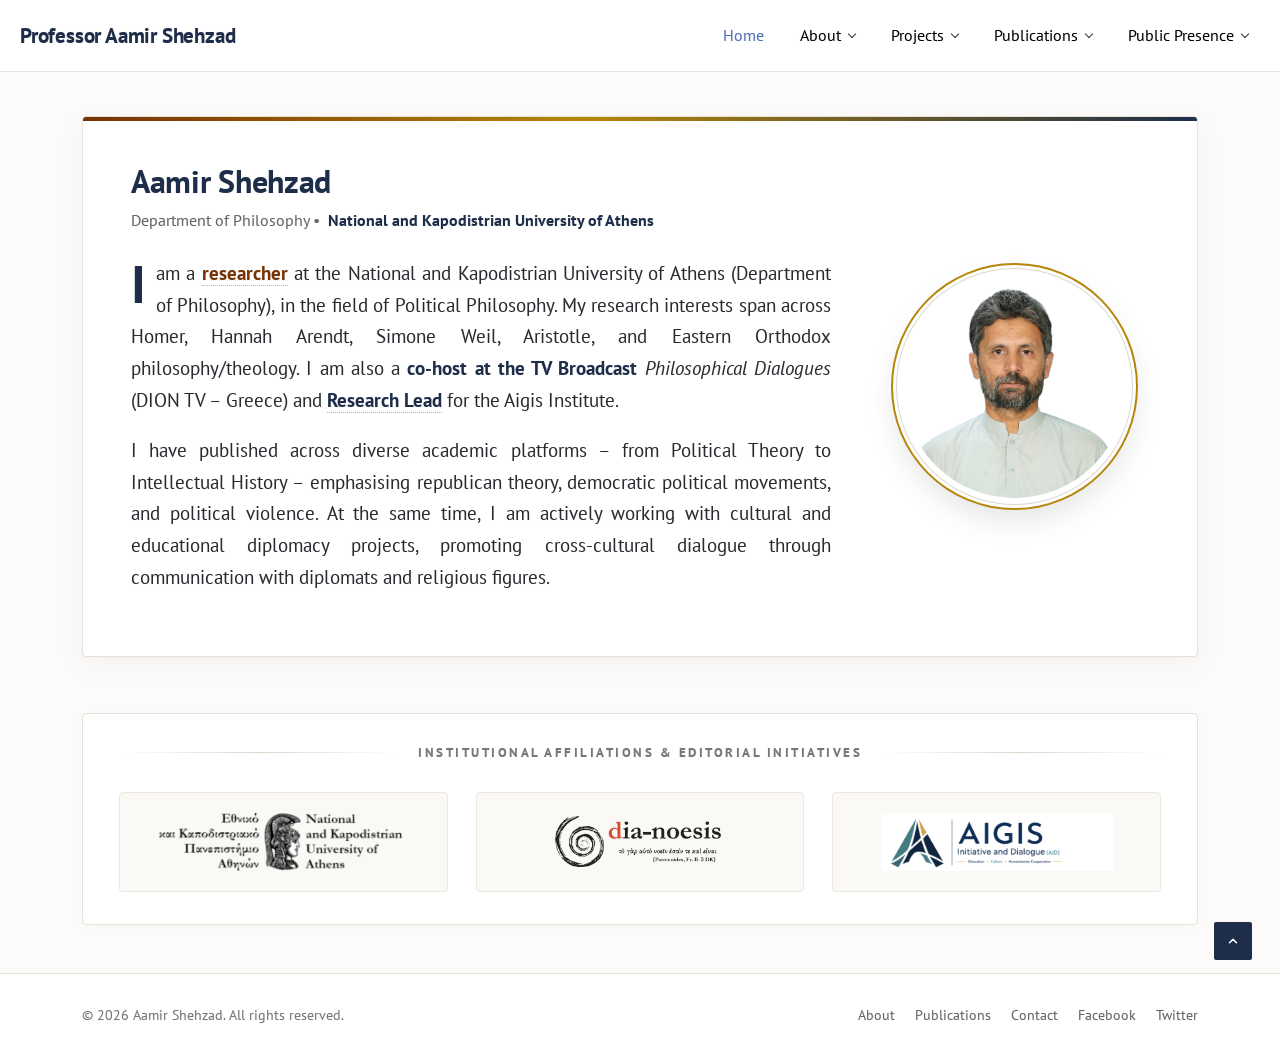
<file: index.html>
<!DOCTYPE html>
<html lang="en-US">

<head>
  <meta charset="UTF-8">
  <meta name="viewport" content="width=device-width, initial-scale=1">
  <title>Aamir Shehzad &mdash; Political Philosophy</title>
  <meta name="description"
    content="Aamir Shehzad, Researcher in Political Philosophy at the National and Kapodistrian University of Athens.">
  <link rel="preconnect" href="https://fonts.googleapis.com">
  <link rel="preconnect" href="https://fonts.gstatic.com" crossorigin>
  <link href="https://fonts.googleapis.com/css2?family=PT+Sans:ital,wght@0,400;0,700;1,400;1,700&display=swap"
    rel="stylesheet">
  <link rel="stylesheet" href="style.css">
</head>

<body>

  <!-- PRELOADER -->
  <div id="loader">
    <div class="spin"></div>
  </div>

  <!-- ══════════════════════════════════════════
     HEADER & NAVIGATION
══════════════════════════════════════════ -->
  <header id="masthead">
    <div class="hdr-inner">

      <!-- PROFESSOR NAME ONLY -->
      <a href="index.html" class="site-brand-link" rel="home">
        <span class="prof-name">Professor Aamir Shehzad</span>
      </a>

      <!-- MOBILE MENU TOGGLE -->
      <button class="mob-toggle" id="mob-toggle" aria-label="Toggle navigation">
        <span></span><span></span><span></span>
      </button>

      <!-- MAIN NAVIGATION -->
      <nav id="main-nav" role="navigation" aria-label="Primary menu">
        <ul class="nav-menu">
          <li class="current">
            <a href="index.html">Home</a>
          </li>
          <li class="has-children">
            <a href="bio.html">About <span class="nav-chevron"></span></a>
            <ul class="sub-menu">
              <li><a href="bio.html">Short Bio</a></li>
              <li><a href="https://theodosiadis.edu.gr/wp-content/uploads/2026/07/TheodosiadisCV-2.pdf" target="_blank"
                  rel="noopener">Full CV</a></li>
              <li><a href="contact.html">Contact</a></li>
              <li class="has-child">
                <a href="#">Social Media <span class="sub-chevron"></span></a>
                <ul class="sub-menu">
                  <li><a href="https://www.facebook.com/michae03/" target="_blank" rel="noopener">Facebook</a></li>
                  <li><a href="https://orcid.org/0000-0002-2961-3690" target="_blank" rel="noopener">Orcid</a></li>
                </ul>
              </li>
            </ul>
          </li>
          <li class="has-children">
            <a href="projects.html">Projects <span class="nav-chevron"></span></a>
            <ul class="sub-menu">
              <li><a href="https://ejournals.epublishing.ekt.gr/index.php/dianoesis" target="_blank"
                  rel="noopener">Dia-noesis: a Journal of Philosophy</a></li>
              <li class="has-child">
                <a href="projects.html">Research Plans <span class="sub-chevron"></span></a>
                <ul class="sub-menu">
                  <li><a href="projects.html#just-war">Perspectives on Just War theory (WIP) &ndash; Edited Volume</a>
                  </li>
                  <li><a href="projects.html#ethical-leadership">Ethical Leadership (WIP) &ndash; Edited Volume</a></li>
                  <li><a href="projects.html#simone-weil">Brill&rsquo;s Companion to Simone Weil&rsquo;s Reception of
                      Classical Antiquity (WIP) &ndash; Edited Companion</a></li>
                </ul>
              </li>
              <li><a href="projects.html#macerata">2026: Visiting Professor &ndash; Universit&agrave; degli Studi di
                  Macerata</a></li>
              <li><a href="projects.html#summer-course">Short Course (Greece): &ldquo;Ancient Perspectives &minus;
                  Modern Challenges&rdquo; (2022 &ndash; ongoing)</a></li>
              <li><a href="projects.html#diplomacy">International Development / Educational Diplomacy and Bridges 2021
                  &ndash; 2022 (KRI)</a></li>
              <li><a href="projects.html#phd">PhD Thesis (2021)</a></li>
            </ul>
          </li>
          <li class="has-children">
            <a href="publications.html">Publications <span class="nav-chevron"></span></a>
            <ul class="sub-menu">
              <li><a href="publications.html#monograph">Monograph: Ancient Greek Democracy and American Republicanism
                  (2025)</a></li>
              <li><a href="publications.html#articles">Selected Publications (articles)</a></li>
              <li><a href="https://en-uoa-gr.academia.edu/DrMichailTheodosiadis" target="_blank" rel="noopener">Full
                  List of Publications</a></li>
            </ul>
          </li>
          <li class="has-children">
            <a href="public-presence.html">Public Presence <span class="nav-chevron"></span></a>
            <ul class="sub-menu">
              <li><a href="public-presence.html#talks">Selected Talks</a></li>
              <li><a href="public-presence.html#media">Media Presence</a></li>
            </ul>
          </li>
        </ul>
      </nav>

    </div>
  </header>

  <!-- ══════════════════════════════════════════
     MAIN SECTION (Classic Academic Redesign)
══════════════════════════════════════════ -->
  <main id="content">

    <section class="home-hero-section">
      <div class="container">

        <!-- MAIN ACADEMIC PROFILE FRAME CARD -->
        <article class="academic-hero-card">
          <div class="hero-columns">

            <!-- SCHOLAR BIOGRAPHY & PROFILE -->
            <div class="scholar-content">

              <!-- Scholar Heading -->
              <h1 class="scholar-headline">Aamir Shehzad</h1>
              <p class="scholar-affiliation-lead">
                Department of Philosophy &bull; <span class="institution-name">National and Kapodistrian University of
                  Athens</span>
              </p>

              <!-- Bio Text with Classic Dropcap -->
              <div class="scholar-bio-text">
                <p>
                  <span class="dropcap">I</span> am a <strong><a
                      href="https://theodosiadis.edu.gr/hellenic-cosmopolitanism-nkua/">researcher</a></strong> at the
                  National and Kapodistrian University of Athens (Department of Philosophy), in the field of Political
                  Philosophy. My research interests span across Homer, Hannah Arendt, Simone Weil, Aristotle, and
                  Eastern Orthodox philosophy/theology. I am also a <strong>co-host at the TV Broadcast</strong>
                  <em>Philosophical Dialogues</em> (DION TV &ndash; Greece) and <a
                    href="http://aigis-initiative.org/index.php/el/sxetika/i-omada-mas/dr-michail-theodosiadis"><strong>Research
                      Lead</strong></a> for the Aigis Institute.
                </p>

                <p>
                  I have published across diverse academic platforms &ndash; from Political Theory to Intellectual
                  History &ndash; emphasising republican theory, democratic political movements, and political violence.
                  At the same time, I am actively working with cultural and educational diplomacy projects, promoting
                  cross-cultural dialogue through communication with diplomats and religious figures.
                </p>
              </div>
            </div>

            <aside class="portrait-column">
              <div class="classic-portrait-frame">
                <img src="images/profile-photo.png" alt="Aamir Shehzad" class="classic-portrait-img">
              </div>
            </aside>
          </div>
        </article>

      </div>
    </section>

    <!-- ══════════════════════════════════════════
       INSTITUTIONAL AFFILIATIONS SHOWCASE
  ══════════════════════════════════════════ -->
    <section class="affiliations-section">
      <div class="container">

        <div class="affiliations-showcase-card">

          <!-- Classic Section Divider Title -->
          <div class="classic-divider-title">
            <span class="div-line"></span>
            <span class="div-text">Institutional Affiliations &amp; Editorial Initiatives</span>
            <span class="div-line"></span>
          </div>

          <!-- 3 Logo Showcase Cards -->
          <div class="affiliations-grid">

            <!-- UoA -->
            <a href="https://www.uoa.gr/en/" target="_blank" rel="noopener" class="affiliation-box"
              title="National and Kapodistrian University of Athens">
              <img src="images/uoa-logo.png" alt="National and Kapodistrian University of Athens">
            </a>

            <!-- Dia-noesis -->
            <a href="https://ejournals.epublishing.ekt.gr/index.php/dianoesis" target="_blank" rel="noopener"
              class="affiliation-box" title="dia-noesis: a Journal of Philosophy">
              <img src="images/dianoesis-logo.png" alt="dia-noesis a Journal of Philosophy">
            </a>

            <!-- AIGIS -->
            <a href="https://www.aigis-institute.com/" target="_blank" rel="noopener" class="affiliation-box"
              title="AIGIS Initiative and Dialogue">
              <img src="images/aigis-logo.png" alt="AIGIS Initiative and Dialogue">
            </a>

          </div>

        </div>

      </div>
    </section>

  </main>

  <!-- ══════════════════════════════════════════
     FOOTER
══════════════════════════════════════════ -->
  <footer id="colophon">
    <div class="container">
      <div class="footer-inner">
        <div class="footer-copy">
          &copy; 2026 Aamir Shehzad. All rights reserved.
        </div>
        <div class="footer-links">
          <a href="bio.html">About</a>
          <a href="publications.html">Publications</a>
          <a href="contact.html">Contact</a>
          <a href="https://www.facebook.com/michae03/" target="_blank" rel="noopener">Facebook</a>
          <a href="https://twitter.com/DrTheodosiadis" target="_blank" rel="noopener">Twitter</a>
        </div>
      </div>
    </div>
  </footer>

  <!-- BACK TO TOP -->
  <div class="backtotop" id="backtotop">
    <a href="#" class="btt-btn" aria-label="Back to top">
      <svg viewBox="0 0 24 24">
        <polyline points="18 15 12 9 6 15" stroke-linecap="round" stroke-linejoin="round" />
      </svg>
    </a>
  </div>

  <script>
    // Preloader
    window.addEventListener('load', function () {
      var l = document.getElementById('loader');
      if (l) {
        l.style.opacity = '0';
        setTimeout(function () { l.style.display = 'none'; }, 350);
      }
    });

    // Back to top button
    var btt = document.getElementById('backtotop');
    window.addEventListener('scroll', function () {
      if (btt) {
        btt.classList.toggle('visible', window.scrollY > 280);
      }
    });
    if (btt) {
      btt.querySelector('a').addEventListener('click', function (e) {
        e.preventDefault();
        window.scrollTo({ top: 0, behavior: 'smooth' });
      });
    }

    // Mobile navigation toggle
    var toggle = document.getElementById('mob-toggle');
    var nav = document.getElementById('main-nav');
    if (toggle && nav) {
      toggle.addEventListener('click', function () {
        var open = nav.classList.toggle('open');
        toggle.classList.toggle('open', open);
      });
    }

    // Mobile dropdown toggle on click
    document.querySelectorAll('#main-nav .has-children > a, #main-nav .has-child > a').forEach(function (link) {
      link.addEventListener('click', function (e) {
        if (window.innerWidth <= 991) {
          var sub = this.nextElementSibling;
          if (sub && sub.classList.contains('sub-menu')) {
            e.preventDefault();
            sub.classList.toggle('open');
          }
        }
      });
    });

    // Close mobile menu on outside click
    document.addEventListener('click', function (e) {
      if (nav && toggle && !nav.contains(e.target) && !toggle.contains(e.target)) {
        nav.classList.remove('open');
        toggle.classList.remove('open');
      }
    });
  </script>
</body>

</html>
</file>
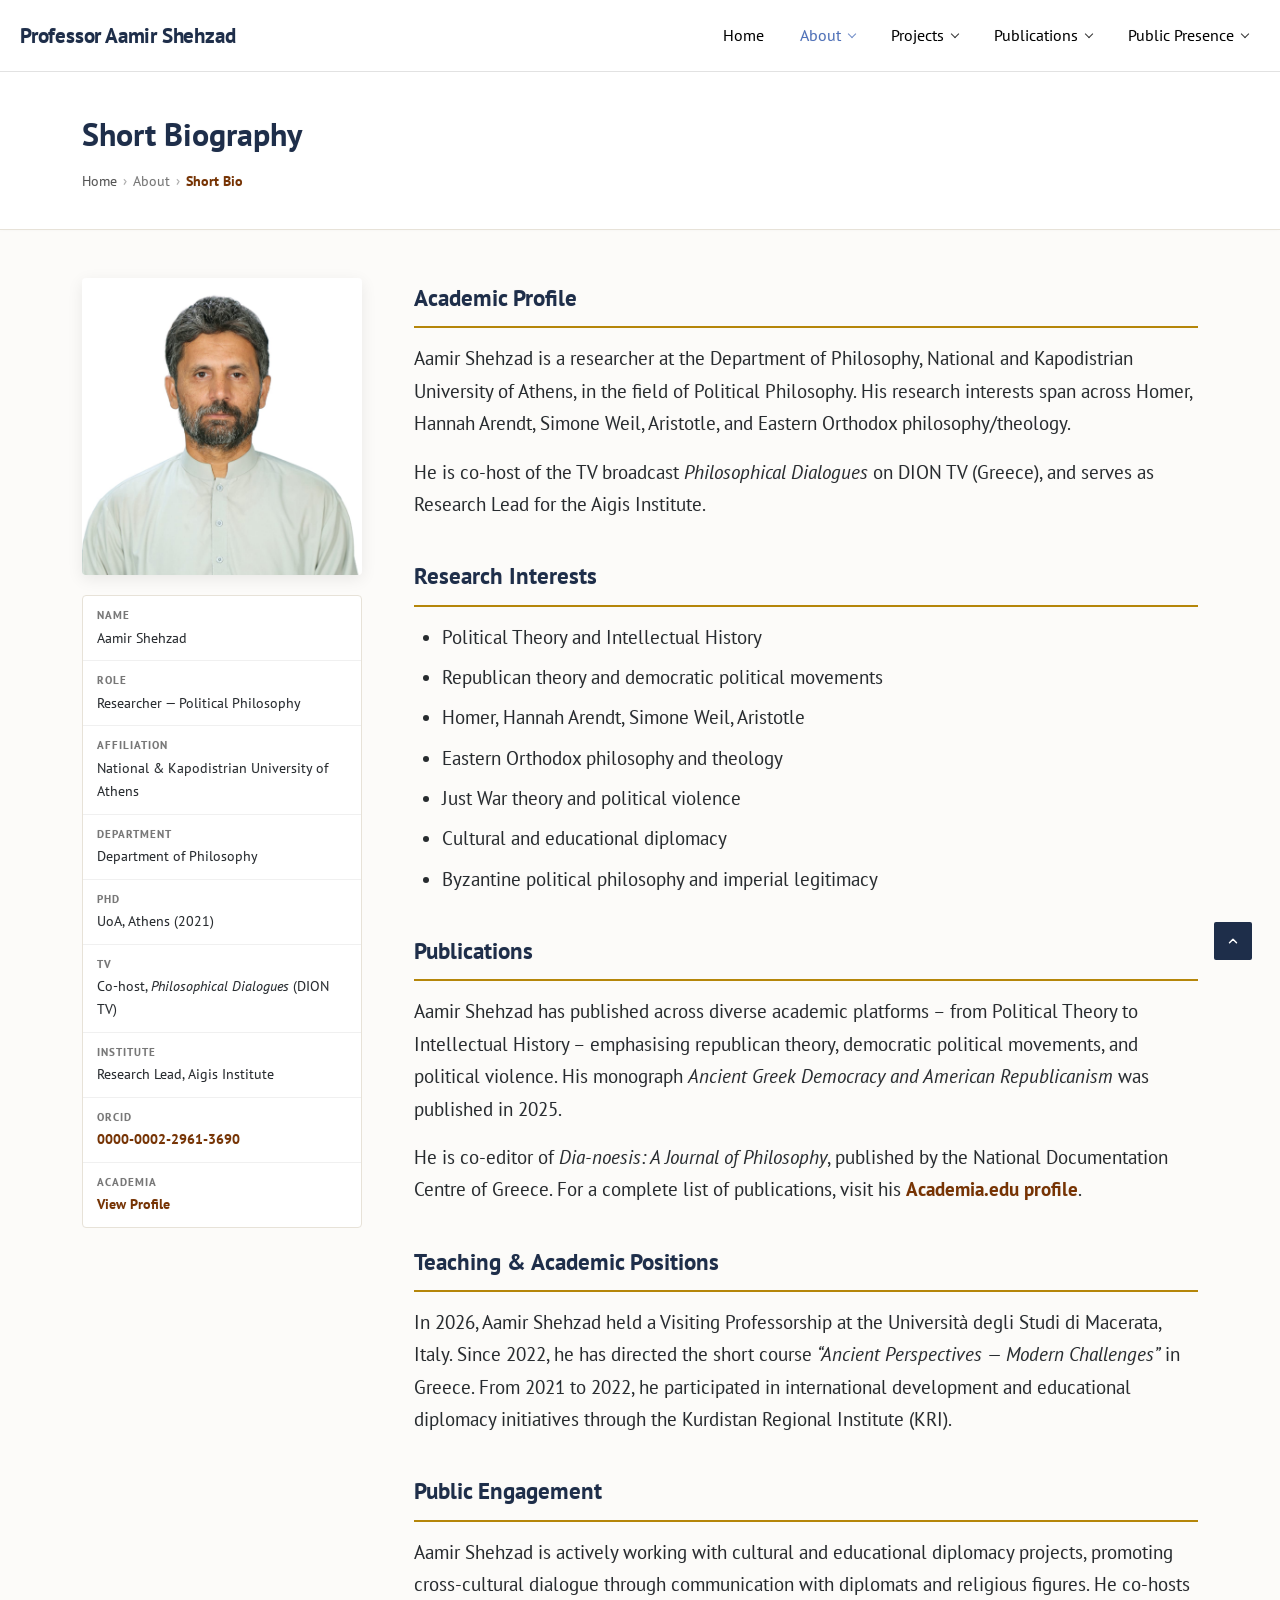
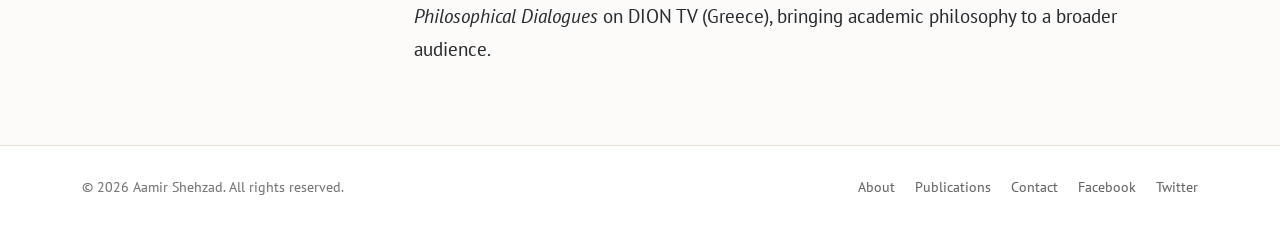
<file: bio.html>
<!DOCTYPE html>
<html lang="en-US">

<head>
  <meta charset="UTF-8">
  <meta name="viewport" content="width=device-width, initial-scale=1">
  <title>Short Bio &mdash; Aamir Shehzad</title>
  <link rel="preconnect" href="https://fonts.googleapis.com">
  <link rel="preconnect" href="https://fonts.gstatic.com" crossorigin>
  <link href="https://fonts.googleapis.com/css2?family=PT+Sans:ital,wght@0,400;0,700;1,400;1,700&display=swap"
    rel="stylesheet">
  <link rel="stylesheet" href="style.css">
</head>

<body>

  <div id="loader">
    <div class="spin"></div>
  </div>

  <header id="masthead">
    <div class="hdr-inner">
      <a href="index.html" class="site-brand-link" rel="home">
        <span class="prof-name">Professor Aamir Shehzad</span>
      </a>

      <button class="mob-toggle" id="mob-toggle" aria-label="Toggle navigation">
        <span></span><span></span><span></span>
      </button>

      <nav id="main-nav" role="navigation" aria-label="Primary menu">
        <ul class="nav-menu">
          <li><a href="index.html">Home</a></li>
          <li class="has-children current">
            <a href="bio.html">About <span class="nav-chevron"></span></a>
            <ul class="sub-menu">
              <li><a href="bio.html">Short Bio</a></li>
              <li><a href="https://theodosiadis.edu.gr/wp-content/uploads/2026/07/TheodosiadisCV-2.pdf" target="_blank"
                  rel="noopener">Full CV</a></li>
              <li><a href="contact.html">Contact</a></li>
              <li class="has-child">
                <a href="#">Social Media <span class="sub-chevron"></span></a>
                <ul class="sub-menu">
                  <li><a href="https://www.facebook.com/michae03/" target="_blank" rel="noopener">Facebook</a></li>
                  <li><a href="https://orcid.org/0000-0002-2961-3690" target="_blank" rel="noopener">Orcid</a></li>
                </ul>
              </li>
            </ul>
          </li>
          <li class="has-children">
            <a href="projects.html">Projects <span class="nav-chevron"></span></a>
            <ul class="sub-menu">
              <li><a href="https://ejournals.epublishing.ekt.gr/index.php/dianoesis" target="_blank"
                  rel="noopener">Dia-noesis: a Journal of Philosophy</a></li>
              <li class="has-child">
                <a href="projects.html">Research Plans <span class="sub-chevron"></span></a>
                <ul class="sub-menu">
                  <li><a href="projects.html#just-war">Perspectives on Just War theory (WIP) &ndash; Edited Volume</a>
                  </li>
                  <li><a href="projects.html#ethical-leadership">Ethical Leadership (WIP) &ndash; Edited Volume</a></li>
                  <li><a href="projects.html#simone-weil">Brill&rsquo;s Companion to Simone Weil&rsquo;s Reception of
                      Classical Antiquity (WIP) &ndash; Edited Companion</a></li>
                </ul>
              </li>
              <li><a href="projects.html#macerata">2026: Visiting Professor &ndash; Universit&agrave; degli Studi di
                  Macerata</a></li>
              <li><a href="projects.html#summer-course">Short Course (Greece): &ldquo;Ancient Perspectives &minus;
                  Modern Challenges&rdquo; (2022 &ndash; ongoing)</a></li>
              <li><a href="projects.html#diplomacy">International Development / Educational Diplomacy and Bridges 2021
                  &ndash; 2022 (KRI)</a></li>
              <li><a href="projects.html#phd">PhD Thesis (2021)</a></li>
            </ul>
          </li>
          <li class="has-children">
            <a href="publications.html">Publications <span class="nav-chevron"></span></a>
            <ul class="sub-menu">
              <li><a href="publications.html#monograph">Monograph: Ancient Greek Democracy and American Republicanism
                  (2025)</a></li>
              <li><a href="publications.html#articles">Selected Publications (articles)</a></li>
              <li><a href="https://en-uoa-gr.academia.edu/DrMichailTheodosiadis" target="_blank" rel="noopener">Full
                  List of Publications</a></li>
            </ul>
          </li>
          <li class="has-children">
            <a href="public-presence.html">Public Presence <span class="nav-chevron"></span></a>
            <ul class="sub-menu">
              <li><a href="public-presence.html#talks">Selected Talks</a></li>
              <li><a href="public-presence.html#media">Media Presence</a></li>
            </ul>
          </li>
        </ul>
      </nav>
    </div>
  </header>

  <main id="content">
    <div class="page-hero">
      <div class="container">
        <h1>Short Biography</h1>
        <ol class="breadcrumb">
          <li><a href="index.html">Home</a></li>
          <li class="sep">&rsaquo;</li>
          <li>About</li>
          <li class="sep">&rsaquo;</li>
          <li class="active">Short Bio</li>
        </ol>
      </div>
    </div>

    <div class="page-content">
      <div class="container">
        <div class="bio-layout">
          <aside class="bio-sidebar">
            <img src="images/profile-photo.png" alt="Aamir Shehzad">
            <div class="bio-meta">
              <div class="bio-meta-row">
                <div class="bio-meta-label">Name</div>
                <div class="bio-meta-value">Aamir Shehzad</div>
              </div>
              <div class="bio-meta-row">
                <div class="bio-meta-label">Role</div>
                <div class="bio-meta-value">Researcher &mdash; Political Philosophy</div>
              </div>
              <div class="bio-meta-row">
                <div class="bio-meta-label">Affiliation</div>
                <div class="bio-meta-value">National &amp; Kapodistrian University of Athens</div>
              </div>
              <div class="bio-meta-row">
                <div class="bio-meta-label">Department</div>
                <div class="bio-meta-value">Department of Philosophy</div>
              </div>
              <div class="bio-meta-row">
                <div class="bio-meta-label">PhD</div>
                <div class="bio-meta-value">UoA, Athens (2021)</div>
              </div>
              <div class="bio-meta-row">
                <div class="bio-meta-label">TV</div>
                <div class="bio-meta-value">Co-host, <em>Philosophical Dialogues</em> (DION TV)</div>
              </div>
              <div class="bio-meta-row">
                <div class="bio-meta-label">Institute</div>
                <div class="bio-meta-value">Research Lead, Aigis Institute</div>
              </div>
              <div class="bio-meta-row">
                <div class="bio-meta-label">ORCID</div>
                <div class="bio-meta-value"><a href="https://orcid.org/0000-0002-2961-3690" target="_blank"
                    rel="noopener">0000-0002-2961-3690</a></div>
              </div>
              <div class="bio-meta-row">
                <div class="bio-meta-label">Academia</div>
                <div class="bio-meta-value"><a href="https://en-uoa-gr.academia.edu/DrMichailTheodosiadis"
                    target="_blank" rel="noopener">View Profile</a></div>
              </div>
            </div>
          </aside>

          <div class="entry-content">
            <h2>Academic Profile</h2>
            <p>Aamir Shehzad is a researcher at the Department of Philosophy, National and Kapodistrian University of
              Athens, in the field of Political Philosophy. His research interests span across Homer, Hannah Arendt,
              Simone Weil, Aristotle, and Eastern Orthodox philosophy/theology.</p>
            <p>He is co-host of the TV broadcast <em>Philosophical Dialogues</em> on DION TV (Greece), and serves as
              Research Lead for the Aigis Institute.</p>

            <h2>Research Interests</h2>
            <ul>
              <li>Political Theory and Intellectual History</li>
              <li>Republican theory and democratic political movements</li>
              <li>Homer, Hannah Arendt, Simone Weil, Aristotle</li>
              <li>Eastern Orthodox philosophy and theology</li>
              <li>Just War theory and political violence</li>
              <li>Cultural and educational diplomacy</li>
              <li>Byzantine political philosophy and imperial legitimacy</li>
            </ul>

            <h2>Publications</h2>
            <p>Aamir Shehzad has published across diverse academic platforms &ndash; from Political Theory to
              Intellectual History &ndash; emphasising republican theory, democratic political movements, and political
              violence. His monograph <em>Ancient Greek Democracy and American Republicanism</em> was published in 2025.
            </p>
            <p>He is co-editor of <em>Dia-noesis: A Journal of Philosophy</em>, published by the National Documentation
              Centre of Greece. For a complete list of publications, visit his <a
                href="https://en-uoa-gr.academia.edu/DrMichailTheodosiadis" target="_blank" rel="noopener">Academia.edu
                profile</a>.</p>

            <h2>Teaching &amp; Academic Positions</h2>
            <p>In 2026, Aamir Shehzad held a Visiting Professorship at the Universit&agrave; degli Studi di Macerata,
              Italy. Since 2022, he has directed the short course <em>&ldquo;Ancient Perspectives &mdash; Modern
                Challenges&rdquo;</em> in Greece. From 2021 to 2022, he participated in international development and
              educational diplomacy initiatives through the Kurdistan Regional Institute (KRI).</p>

            <h2>Public Engagement</h2>
            <p>Aamir Shehzad is actively working with cultural and educational diplomacy projects, promoting
              cross-cultural dialogue through communication with diplomats and religious figures. He co-hosts
              <em>Philosophical Dialogues</em> on DION TV (Greece), bringing academic philosophy to a broader audience.
            </p>
          </div>
        </div>
      </div>
    </div>
  </main>

  <footer id="colophon">
    <div class="container">
      <div class="footer-inner">
        <div class="footer-copy">&copy; 2026 Aamir Shehzad. All rights reserved.</div>
        <div class="footer-links">
          <a href="bio.html">About</a>
          <a href="publications.html">Publications</a>
          <a href="contact.html">Contact</a>
          <a href="https://www.facebook.com/michae03/" target="_blank" rel="noopener">Facebook</a>
          <a href="https://twitter.com/DrTheodosiadis" target="_blank" rel="noopener">Twitter</a>
        </div>
      </div>
    </div>
  </footer>

  <div class="backtotop" id="backtotop"><a href="#" class="btt-btn"><svg viewBox="0 0 24 24">
        <polyline points="18 15 12 9 6 15" stroke-linecap="round" stroke-linejoin="round" />
      </svg></a></div>

  <script>
    window.addEventListener('load', function () { var l = document.getElementById('loader'); if (l) { l.style.opacity = '0'; setTimeout(function () { l.style.display = 'none'; }, 350); } });
    var btt = document.getElementById('backtotop');
    window.addEventListener('scroll', function () { if (btt) { btt.classList.toggle('visible', window.scrollY > 280); } });
    if (btt) { btt.querySelector('a').addEventListener('click', function (e) { e.preventDefault(); window.scrollTo({ top: 0, behavior: 'smooth' }); }); }
    var toggle = document.getElementById('mob-toggle'), nav = document.getElementById('main-nav');
    if (toggle && nav) { toggle.addEventListener('click', function () { var open = nav.classList.toggle('open'); toggle.classList.toggle('open', open); }); }
    document.querySelectorAll('#main-nav .has-children > a, #main-nav .has-child > a').forEach(function (link) { link.addEventListener('click', function (e) { if (window.innerWidth <= 991) { var sub = this.nextElementSibling; if (sub && sub.classList.contains('sub-menu')) { e.preventDefault(); sub.classList.toggle('open'); } } }); });
    document.addEventListener('click', function (e) { if (nav && toggle && !nav.contains(e.target) && !toggle.contains(e.target)) { nav.classList.remove('open'); toggle.classList.remove('open'); } });
  </script>
</body>

</html>
</file>
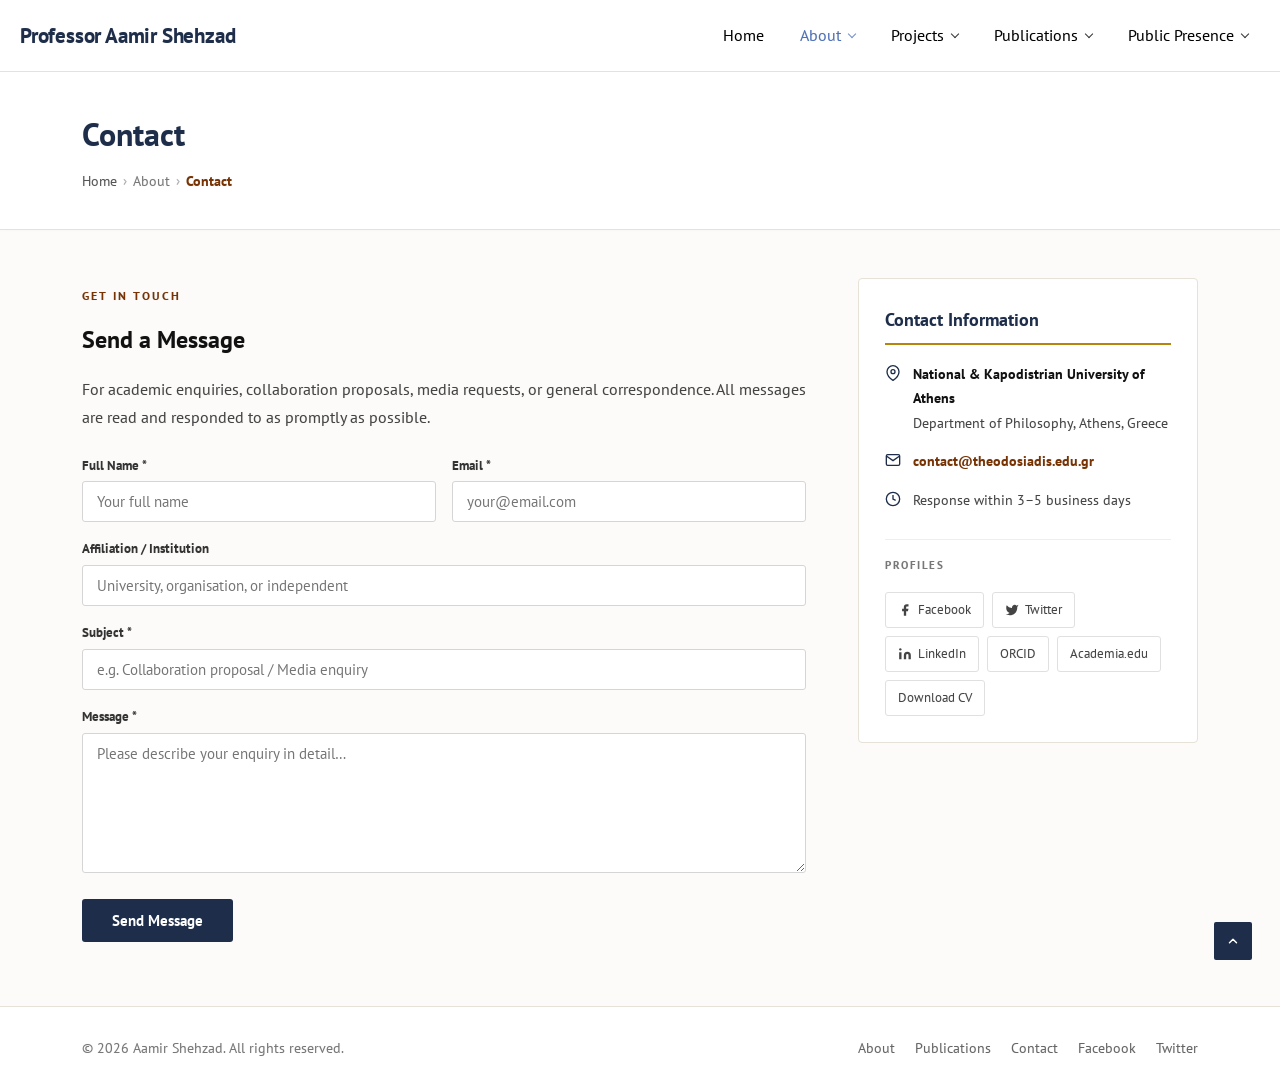
<file: contact.html>
<!DOCTYPE html>
<html lang="en-US">
<head>
<meta charset="UTF-8">
<meta name="viewport" content="width=device-width, initial-scale=1">
<title>Contact &mdash; Aamir Shehzad</title>
<link rel="preconnect" href="https://fonts.googleapis.com">
<link rel="preconnect" href="https://fonts.gstatic.com" crossorigin>
<link href="https://fonts.googleapis.com/css2?family=PT+Sans:ital,wght@0,400;0,700;1,400;1,700&display=swap" rel="stylesheet">
<link rel="stylesheet" href="style.css">
</head>
<body>

<div id="loader"><div class="spin"></div></div>

<header id="masthead">
  <div class="hdr-inner">
    <a href="index.html" class="site-brand-link" rel="home">
      <span class="prof-name">Professor Aamir Shehzad</span>
    </a>

    <button class="mob-toggle" id="mob-toggle" aria-label="Toggle navigation">
      <span></span><span></span><span></span>
    </button>

    <nav id="main-nav" role="navigation" aria-label="Primary menu">
      <ul class="nav-menu">
        <li><a href="index.html">Home</a></li>
        <li class="has-children current">
          <a href="bio.html">About <span class="nav-chevron"></span></a>
          <ul class="sub-menu">
            <li><a href="bio.html">Short Bio</a></li>
            <li><a href="https://theodosiadis.edu.gr/wp-content/uploads/2026/07/TheodosiadisCV-2.pdf" target="_blank" rel="noopener">Full CV</a></li>
            <li><a href="contact.html">Contact</a></li>
            <li class="has-child">
              <a href="#">Social Media <span class="sub-chevron"></span></a>
              <ul class="sub-menu">
                <li><a href="https://www.facebook.com/michae03/" target="_blank" rel="noopener">Facebook</a></li>
                <li><a href="https://orcid.org/0000-0002-2961-3690" target="_blank" rel="noopener">Orcid</a></li>
              </ul>
            </li>
          </ul>
        </li>
        <li class="has-children">
          <a href="projects.html">Projects <span class="nav-chevron"></span></a>
          <ul class="sub-menu">
            <li><a href="https://ejournals.epublishing.ekt.gr/index.php/dianoesis" target="_blank" rel="noopener">Dia-noesis: a Journal of Philosophy</a></li>
            <li class="has-child">
              <a href="projects.html">Research Plans <span class="sub-chevron"></span></a>
              <ul class="sub-menu">
                <li><a href="projects.html#just-war">Perspectives on Just War theory (WIP) &ndash; Edited Volume</a></li>
                <li><a href="projects.html#ethical-leadership">Ethical Leadership (WIP) &ndash; Edited Volume</a></li>
                <li><a href="projects.html#simone-weil">Brill&rsquo;s Companion to Simone Weil&rsquo;s Reception of Classical Antiquity (WIP) &ndash; Edited Companion</a></li>
              </ul>
            </li>
            <li><a href="projects.html#macerata">2026: Visiting Professor &ndash; Universit&agrave; degli Studi di Macerata</a></li>
            <li><a href="projects.html#summer-course">Short Course (Greece): &ldquo;Ancient Perspectives &minus; Modern Challenges&rdquo; (2022 &ndash; ongoing)</a></li>
            <li><a href="projects.html#diplomacy">International Development / Educational Diplomacy and Bridges 2021 &ndash; 2022 (KRI)</a></li>
            <li><a href="projects.html#phd">PhD Thesis (2021)</a></li>
          </ul>
        </li>
        <li class="has-children">
          <a href="publications.html">Publications <span class="nav-chevron"></span></a>
          <ul class="sub-menu">
            <li><a href="publications.html#monograph">Monograph: Ancient Greek Democracy and American Republicanism (2025)</a></li>
            <li><a href="publications.html#articles">Selected Publications (articles)</a></li>
            <li><a href="https://en-uoa-gr.academia.edu/DrMichailTheodosiadis" target="_blank" rel="noopener">Full List of Publications</a></li>
          </ul>
        </li>
        <li class="has-children">
          <a href="public-presence.html">Public Presence <span class="nav-chevron"></span></a>
          <ul class="sub-menu">
            <li><a href="public-presence.html#talks">Selected Talks</a></li>
            <li><a href="public-presence.html#media">Media Presence</a></li>
          </ul>
        </li>
      </ul>
    </nav>
  </div>
</header>

<main id="content">
  <div class="page-hero">
    <div class="container">
      <h1>Contact</h1>
      <ol class="breadcrumb">
        <li><a href="index.html">Home</a></li>
        <li class="sep">&rsaquo;</li>
        <li>About</li>
        <li class="sep">&rsaquo;</li>
        <li class="active">Contact</li>
      </ol>
    </div>
  </div>

  <div class="page-content">
    <div class="container">
      <div class="contact-grid">

        <!-- CONTACT FORM -->
        <div>
          <div class="section-eyebrow">Get in Touch</div>
          <h2 style="font-family:var(--primary-font);font-size:24px;font-weight:700;color:#111111;margin:6px 0 14px;">Send a Message</h2>
          <p style="font-size:16px;color:#444444;line-height:1.75;margin-bottom:24px;">For academic enquiries, collaboration proposals, media requests, or general correspondence. All messages are read and responded to as promptly as possible.</p>
          <form class="contact-form" onsubmit="handleSubmit(event)">
            <div style="display:grid;grid-template-columns:1fr 1fr;gap:0 16px;">
              <div>
                <label for="cf-name">Full Name *</label>
                <input type="text" id="cf-name" placeholder="Your full name" required>
              </div>
              <div>
                <label for="cf-email">Email *</label>
                <input type="email" id="cf-email" placeholder="your@email.com" required>
              </div>
            </div>
            <label for="cf-affiliation">Affiliation / Institution</label>
            <input type="text" id="cf-affiliation" placeholder="University, organisation, or independent">
            <label for="cf-subject">Subject *</label>
            <input type="text" id="cf-subject" placeholder="e.g. Collaboration proposal / Media enquiry" required>
            <label for="cf-message">Message *</label>
            <textarea id="cf-message" placeholder="Please describe your enquiry in detail&hellip;" required></textarea>
            <div id="form-success" style="display:none;background:#e8f5e9;border:1px solid #a5d6a7;border-radius:3px;padding:12px 16px;margin-bottom:16px;font-size:14px;color:#2e7d32;">
              &#10003; Thank you. Aamir Shehzad will respond as soon as possible.
            </div>
            <button type="submit" class="submit-btn">Send Message</button>
          </form>
        </div>

        <!-- CONTACT SIDEBAR -->
        <div>
          <div class="contact-card">
            <h3>Contact Information</h3>
            <div class="c-row">
              <div class="c-icon"><svg viewBox="0 0 24 24"><path d="M21 10c0 7-9 13-9 13s-9-6-9-13a9 9 0 0118 0z"/><circle cx="12" cy="10" r="3"/></svg></div>
              <div class="c-text">
                <strong style="color:#111111;display:block;margin-bottom:2px;">National &amp; Kapodistrian University of Athens</strong>
                Department of Philosophy, Athens, Greece
              </div>
            </div>
            <div class="c-row">
              <div class="c-icon"><svg viewBox="0 0 24 24"><path d="M4 4h16c1.1 0 2 .9 2 2v12c0 1.1-.9 2-2 2H4c-1.1 0-2-.9-2-2V6c0-1.1.9-2 2-2z"/><polyline points="22,6 12,13 2,6"/></svg></div>
              <div class="c-text">
                <a href="mailto:contact@theodosiadis.edu.gr">contact@theodosiadis.edu.gr</a>
              </div>
            </div>
            <div class="c-row">
              <div class="c-icon"><svg viewBox="0 0 24 24"><circle cx="12" cy="12" r="10"/><polyline points="12 6 12 12 16 14"/></svg></div>
              <div class="c-text">
                Response within 3&ndash;5 business days
              </div>
            </div>

            <div style="margin-top:24px;padding-top:16px;border-top:1px solid #eeeeee;">
              <div style="font-family:var(--primary-font);font-size:11px;font-weight:700;letter-spacing:1.5px;text-transform:uppercase;color:#777777;margin-bottom:12px;">Profiles</div>
              <div class="social-links-grid">
                <a href="https://www.facebook.com/michae03/" target="_blank" rel="noopener" class="soc-link">
                  <svg viewBox="0 0 24 24"><path d="M18 2h-3a5 5 0 00-5 5v3H7v4h3v8h4v-8h3l1-4h-4V7a1 1 0 011-1h3z"/></svg>Facebook
                </a>
                <a href="https://twitter.com/DrTheodosiadis" target="_blank" rel="noopener" class="soc-link">
                  <svg viewBox="0 0 24 24"><path d="M23 3a10.9 10.9 0 01-3.14 1.53 4.48 4.48 0 00-7.86 3v1A10.66 10.66 0 013 4s-4 9 5 13a11.64 11.64 0 01-7 2c9 5 20 0 20-11.5a4.5 4.5 0 00-.08-.83A7.72 7.72 0 0023 3z"/></svg>Twitter
                </a>
                <a href="https://www.linkedin.com/in/dr-michail-theodosiadis-6519b519b/" target="_blank" rel="noopener" class="soc-link">
                  <svg viewBox="0 0 24 24"><path d="M16 8a6 6 0 016 6v7h-4v-7a2 2 0 00-2-2 2 2 0 00-2 2v7h-4v-7a6 6 0 016-6zM2 9h4v12H2z"/><circle cx="4" cy="4" r="2"/></svg>LinkedIn
                </a>
                <a href="https://orcid.org/0000-0002-2961-3690" target="_blank" rel="noopener" class="soc-link">ORCID</a>
                <a href="https://en-uoa-gr.academia.edu/DrMichailTheodosiadis" target="_blank" rel="noopener" class="soc-link">Academia.edu</a>
                <a href="https://theodosiadis.edu.gr/wp-content/uploads/2026/07/TheodosiadisCV-2.pdf" target="_blank" rel="noopener" class="soc-link">Download CV</a>
              </div>
            </div>
          </div>
        </div>

      </div>
    </div>
  </div>
</main>

<footer id="colophon">
  <div class="container">
    <div class="footer-inner">
      <div class="footer-copy">&copy; 2026 Aamir Shehzad. All rights reserved.</div>
      <div class="footer-links">
        <a href="bio.html">About</a>
        <a href="publications.html">Publications</a>
        <a href="contact.html">Contact</a>
        <a href="https://www.facebook.com/michae03/" target="_blank" rel="noopener">Facebook</a>
        <a href="https://twitter.com/DrTheodosiadis" target="_blank" rel="noopener">Twitter</a>
      </div>
    </div>
  </div>
</footer>

<div class="backtotop" id="backtotop"><a href="#" class="btt-btn"><svg viewBox="0 0 24 24"><polyline points="18 15 12 9 6 15" stroke-linecap="round" stroke-linejoin="round"/></svg></a></div>

<script>
window.addEventListener('load',function(){var l=document.getElementById('loader');if(l){l.style.opacity='0';setTimeout(function(){l.style.display='none';},350);}});
var btt=document.getElementById('backtotop');
window.addEventListener('scroll',function(){if(btt){btt.classList.toggle('visible',window.scrollY>280);}});
if(btt){btt.querySelector('a').addEventListener('click',function(e){e.preventDefault();window.scrollTo({top:0,behavior:'smooth'});});}
var toggle=document.getElementById('mob-toggle'),nav=document.getElementById('main-nav');
if(toggle&&nav){toggle.addEventListener('click',function(){var open=nav.classList.toggle('open');toggle.classList.toggle('open',open);});}
document.querySelectorAll('#main-nav .has-children > a, #main-nav .has-child > a').forEach(function(link){link.addEventListener('click',function(e){if(window.innerWidth<=991){var sub=this.nextElementSibling;if(sub&&sub.classList.contains('sub-menu')){e.preventDefault();sub.classList.toggle('open');}}});});
document.addEventListener('click',function(e){if(nav&&toggle&&!nav.contains(e.target)&&!toggle.contains(e.target)){nav.classList.remove('open');toggle.classList.remove('open');}});
function handleSubmit(e){
  e.preventDefault();
  var s = document.getElementById('form-success');
  if(s){ s.style.display = 'block'; }
  e.target.reset();
  setTimeout(function(){ if(s){ s.style.display = 'none'; } }, 6000);
}
</script>
</body>
</html>
</file>
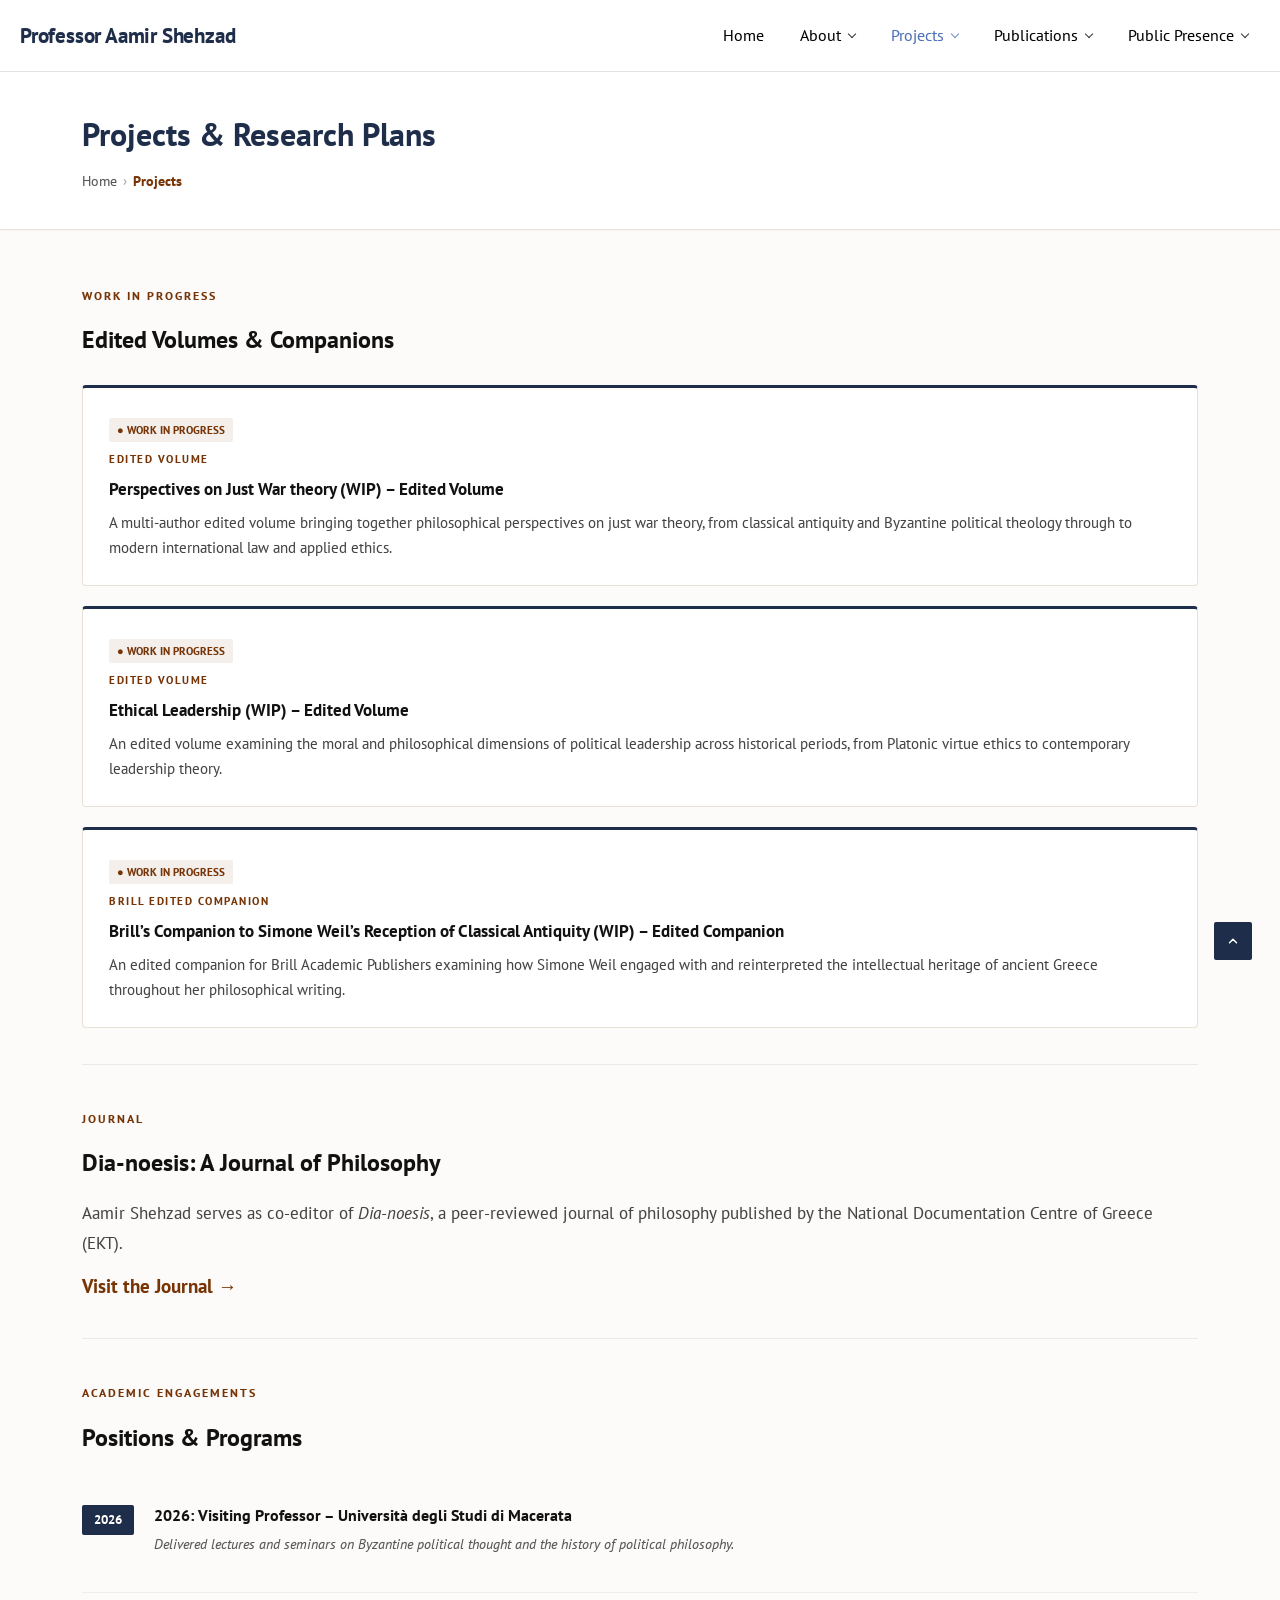
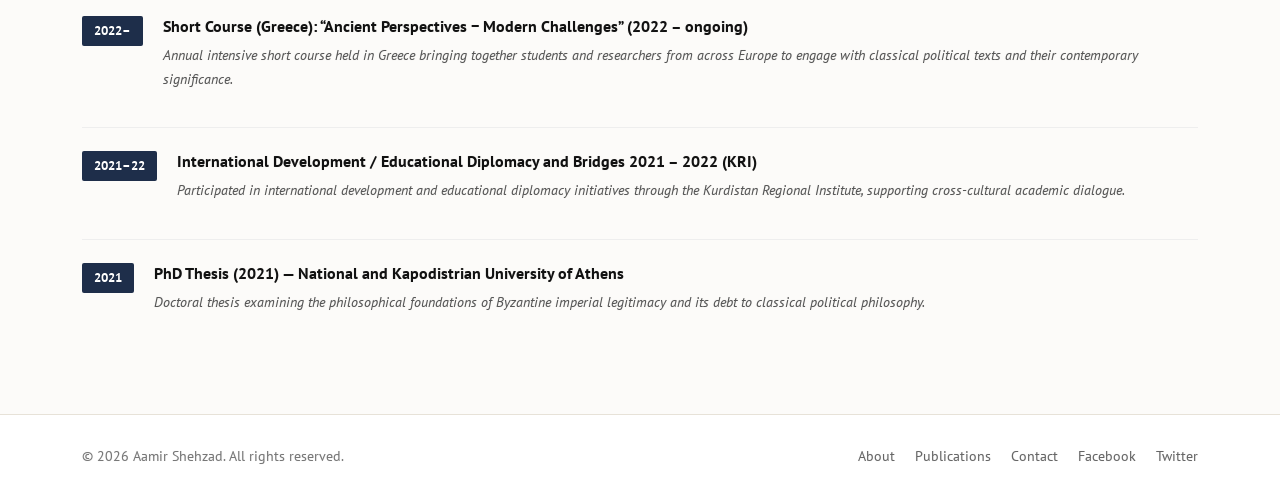
<file: projects.html>
<!DOCTYPE html>
<html lang="en-US">
<head>
<meta charset="UTF-8">
<meta name="viewport" content="width=device-width, initial-scale=1">
<title>Projects &mdash; Aamir Shehzad</title>
<link rel="preconnect" href="https://fonts.googleapis.com">
<link rel="preconnect" href="https://fonts.gstatic.com" crossorigin>
<link href="https://fonts.googleapis.com/css2?family=PT+Sans:ital,wght@0,400;0,700;1,400;1,700&display=swap" rel="stylesheet">
<link rel="stylesheet" href="style.css">
</head>
<body>

<div id="loader"><div class="spin"></div></div>

<header id="masthead">
  <div class="hdr-inner">
    <a href="index.html" class="site-brand-link" rel="home">
      <span class="prof-name">Professor Aamir Shehzad</span>
    </a>

    <button class="mob-toggle" id="mob-toggle" aria-label="Toggle navigation">
      <span></span><span></span><span></span>
    </button>

    <nav id="main-nav" role="navigation" aria-label="Primary menu">
      <ul class="nav-menu">
        <li><a href="index.html">Home</a></li>
        <li class="has-children">
          <a href="bio.html">About <span class="nav-chevron"></span></a>
          <ul class="sub-menu">
            <li><a href="bio.html">Short Bio</a></li>
            <li><a href="https://theodosiadis.edu.gr/wp-content/uploads/2026/07/TheodosiadisCV-2.pdf" target="_blank" rel="noopener">Full CV</a></li>
            <li><a href="contact.html">Contact</a></li>
            <li class="has-child">
              <a href="#">Social Media <span class="sub-chevron"></span></a>
              <ul class="sub-menu">
                <li><a href="https://www.facebook.com/michae03/" target="_blank" rel="noopener">Facebook</a></li>
                <li><a href="https://orcid.org/0000-0002-2961-3690" target="_blank" rel="noopener">Orcid</a></li>
              </ul>
            </li>
          </ul>
        </li>
        <li class="has-children current">
          <a href="projects.html">Projects <span class="nav-chevron"></span></a>
          <ul class="sub-menu">
            <li><a href="https://ejournals.epublishing.ekt.gr/index.php/dianoesis" target="_blank" rel="noopener">Dia-noesis: a Journal of Philosophy</a></li>
            <li class="has-child">
              <a href="projects.html">Research Plans <span class="sub-chevron"></span></a>
              <ul class="sub-menu">
                <li><a href="projects.html#just-war">Perspectives on Just War theory (WIP) &ndash; Edited Volume</a></li>
                <li><a href="projects.html#ethical-leadership">Ethical Leadership (WIP) &ndash; Edited Volume</a></li>
                <li><a href="projects.html#simone-weil">Brill&rsquo;s Companion to Simone Weil&rsquo;s Reception of Classical Antiquity (WIP) &ndash; Edited Companion</a></li>
              </ul>
            </li>
            <li><a href="projects.html#macerata">2026: Visiting Professor &ndash; Universit&agrave; degli Studi di Macerata</a></li>
            <li><a href="projects.html#summer-course">Short Course (Greece): &ldquo;Ancient Perspectives &minus; Modern Challenges&rdquo; (2022 &ndash; ongoing)</a></li>
            <li><a href="projects.html#diplomacy">International Development / Educational Diplomacy and Bridges 2021 &ndash; 2022 (KRI)</a></li>
            <li><a href="projects.html#phd">PhD Thesis (2021)</a></li>
          </ul>
        </li>
        <li class="has-children">
          <a href="publications.html">Publications <span class="nav-chevron"></span></a>
          <ul class="sub-menu">
            <li><a href="publications.html#monograph">Monograph: Ancient Greek Democracy and American Republicanism (2025)</a></li>
            <li><a href="publications.html#articles">Selected Publications (articles)</a></li>
            <li><a href="https://en-uoa-gr.academia.edu/DrMichailTheodosiadis" target="_blank" rel="noopener">Full List of Publications</a></li>
          </ul>
        </li>
        <li class="has-children">
          <a href="public-presence.html">Public Presence <span class="nav-chevron"></span></a>
          <ul class="sub-menu">
            <li><a href="public-presence.html#talks">Selected Talks</a></li>
            <li><a href="public-presence.html#media">Media Presence</a></li>
          </ul>
        </li>
      </ul>
    </nav>
  </div>
</header>

<main id="content">
  <div class="page-hero">
    <div class="container">
      <h1>Projects &amp; Research Plans</h1>
      <ol class="breadcrumb">
        <li><a href="index.html">Home</a></li>
        <li class="sep">&rsaquo;</li>
        <li class="active">Projects</li>
      </ol>
    </div>
  </div>

  <div class="page-content">
    <div class="container">

      <div class="section-eyebrow">Work in Progress</div>
      <h2 style="font-family:var(--primary-font);font-size:24px;font-weight:700;color:#111111;margin:6px 0 24px;">Edited Volumes &amp; Companions</h2>

      <div class="project-card" id="just-war">
        <span class="wip-badge">&#9679; Work in Progress</span>
        <span class="project-label">Edited Volume</span>
        <h3>Perspectives on Just War theory (WIP) &ndash; Edited Volume</h3>
        <p>A multi-author edited volume bringing together philosophical perspectives on just war theory, from classical antiquity and Byzantine political theology through to modern international law and applied ethics.</p>
      </div>

      <div class="project-card" id="ethical-leadership">
        <span class="wip-badge">&#9679; Work in Progress</span>
        <span class="project-label">Edited Volume</span>
        <h3>Ethical Leadership (WIP) &ndash; Edited Volume</h3>
        <p>An edited volume examining the moral and philosophical dimensions of political leadership across historical periods, from Platonic virtue ethics to contemporary leadership theory.</p>
      </div>

      <div class="project-card" id="simone-weil">
        <span class="wip-badge">&#9679; Work in Progress</span>
        <span class="project-label">Brill Edited Companion</span>
        <h3>Brill&rsquo;s Companion to Simone Weil&rsquo;s Reception of Classical Antiquity (WIP) &ndash; Edited Companion</h3>
        <p>An edited companion for Brill Academic Publishers examining how Simone Weil engaged with and reinterpreted the intellectual heritage of ancient Greece throughout her philosophical writing.</p>
      </div>

      <hr class="divider">

      <div class="section-eyebrow">Journal</div>
      <h2 style="font-family:var(--primary-font);font-size:24px;font-weight:700;color:#111111;margin:6px 0 16px;">Dia-noesis: A Journal of Philosophy</h2>
      <p style="font-size:17px;color:#444444;line-height:1.75;margin-bottom:12px;">Aamir Shehzad serves as co-editor of <em>Dia-noesis</em>, a peer-reviewed journal of philosophy published by the National Documentation Centre of Greece (EKT).</p>
      <a href="https://ejournals.epublishing.ekt.gr/index.php/dianoesis" target="_blank" rel="noopener" style="color:var(--link-color);font-weight:700;">Visit the Journal &rarr;</a>

      <hr class="divider">

      <div class="section-eyebrow">Academic Engagements</div>
      <h2 style="font-family:var(--primary-font);font-size:24px;font-weight:700;color:#111111;margin:6px 0 24px;">Positions &amp; Programs</h2>

      <div id="macerata" style="display:flex;gap:20px;padding:20px 0;border-bottom:1px solid #eeeeee;">
        <div class="talk-year-pill">2026</div>
        <div class="talk-body">
          <h4>2026: Visiting Professor &ndash; Universit&agrave; degli Studi di Macerata</h4>
          <p class="venue">Delivered lectures and seminars on Byzantine political thought and the history of political philosophy.</p>
        </div>
      </div>

      <div id="summer-course" style="display:flex;gap:20px;padding:20px 0;border-bottom:1px solid #eeeeee;">
        <div class="talk-year-pill" style="white-space:nowrap;">2022&ndash;</div>
        <div class="talk-body">
          <h4>Short Course (Greece): &ldquo;Ancient Perspectives &minus; Modern Challenges&rdquo; (2022 &ndash; ongoing)</h4>
          <p class="venue">Annual intensive short course held in Greece bringing together students and researchers from across Europe to engage with classical political texts and their contemporary significance.</p>
        </div>
      </div>

      <div id="diplomacy" style="display:flex;gap:20px;padding:20px 0;border-bottom:1px solid #eeeeee;">
        <div class="talk-year-pill" style="white-space:nowrap;">2021&ndash;22</div>
        <div class="talk-body">
          <h4>International Development / Educational Diplomacy and Bridges 2021 &ndash; 2022 (KRI)</h4>
          <p class="venue">Participated in international development and educational diplomacy initiatives through the Kurdistan Regional Institute, supporting cross-cultural academic dialogue.</p>
        </div>
      </div>

      <div id="phd" style="display:flex;gap:20px;padding:20px 0;">
        <div class="talk-year-pill">2021</div>
        <div class="talk-body">
          <h4>PhD Thesis (2021) &mdash; National and Kapodistrian University of Athens</h4>
          <p class="venue">Doctoral thesis examining the philosophical foundations of Byzantine imperial legitimacy and its debt to classical political philosophy.</p>
        </div>
      </div>

    </div>
  </div>
</main>

<footer id="colophon">
  <div class="container">
    <div class="footer-inner">
      <div class="footer-copy">&copy; 2026 Aamir Shehzad. All rights reserved.</div>
      <div class="footer-links">
        <a href="bio.html">About</a>
        <a href="publications.html">Publications</a>
        <a href="contact.html">Contact</a>
        <a href="https://www.facebook.com/michae03/" target="_blank" rel="noopener">Facebook</a>
        <a href="https://twitter.com/DrTheodosiadis" target="_blank" rel="noopener">Twitter</a>
      </div>
    </div>
  </div>
</footer>

<div class="backtotop" id="backtotop"><a href="#" class="btt-btn"><svg viewBox="0 0 24 24"><polyline points="18 15 12 9 6 15" stroke-linecap="round" stroke-linejoin="round"/></svg></a></div>

<script>
window.addEventListener('load',function(){var l=document.getElementById('loader');if(l){l.style.opacity='0';setTimeout(function(){l.style.display='none';},350);}});
var btt=document.getElementById('backtotop');
window.addEventListener('scroll',function(){if(btt){btt.classList.toggle('visible',window.scrollY>280);}});
if(btt){btt.querySelector('a').addEventListener('click',function(e){e.preventDefault();window.scrollTo({top:0,behavior:'smooth'});});}
var toggle=document.getElementById('mob-toggle'),nav=document.getElementById('main-nav');
if(toggle&&nav){toggle.addEventListener('click',function(){var open=nav.classList.toggle('open');toggle.classList.toggle('open',open);});}
document.querySelectorAll('#main-nav .has-children > a, #main-nav .has-child > a').forEach(function(link){link.addEventListener('click',function(e){if(window.innerWidth<=991){var sub=this.nextElementSibling;if(sub&&sub.classList.contains('sub-menu')){e.preventDefault();sub.classList.toggle('open');}}});});
document.addEventListener('click',function(e){if(nav&&toggle&&!nav.contains(e.target)&&!toggle.contains(e.target)){nav.classList.remove('open');toggle.classList.remove('open');}});
</script>
</body>
</html>
</file>
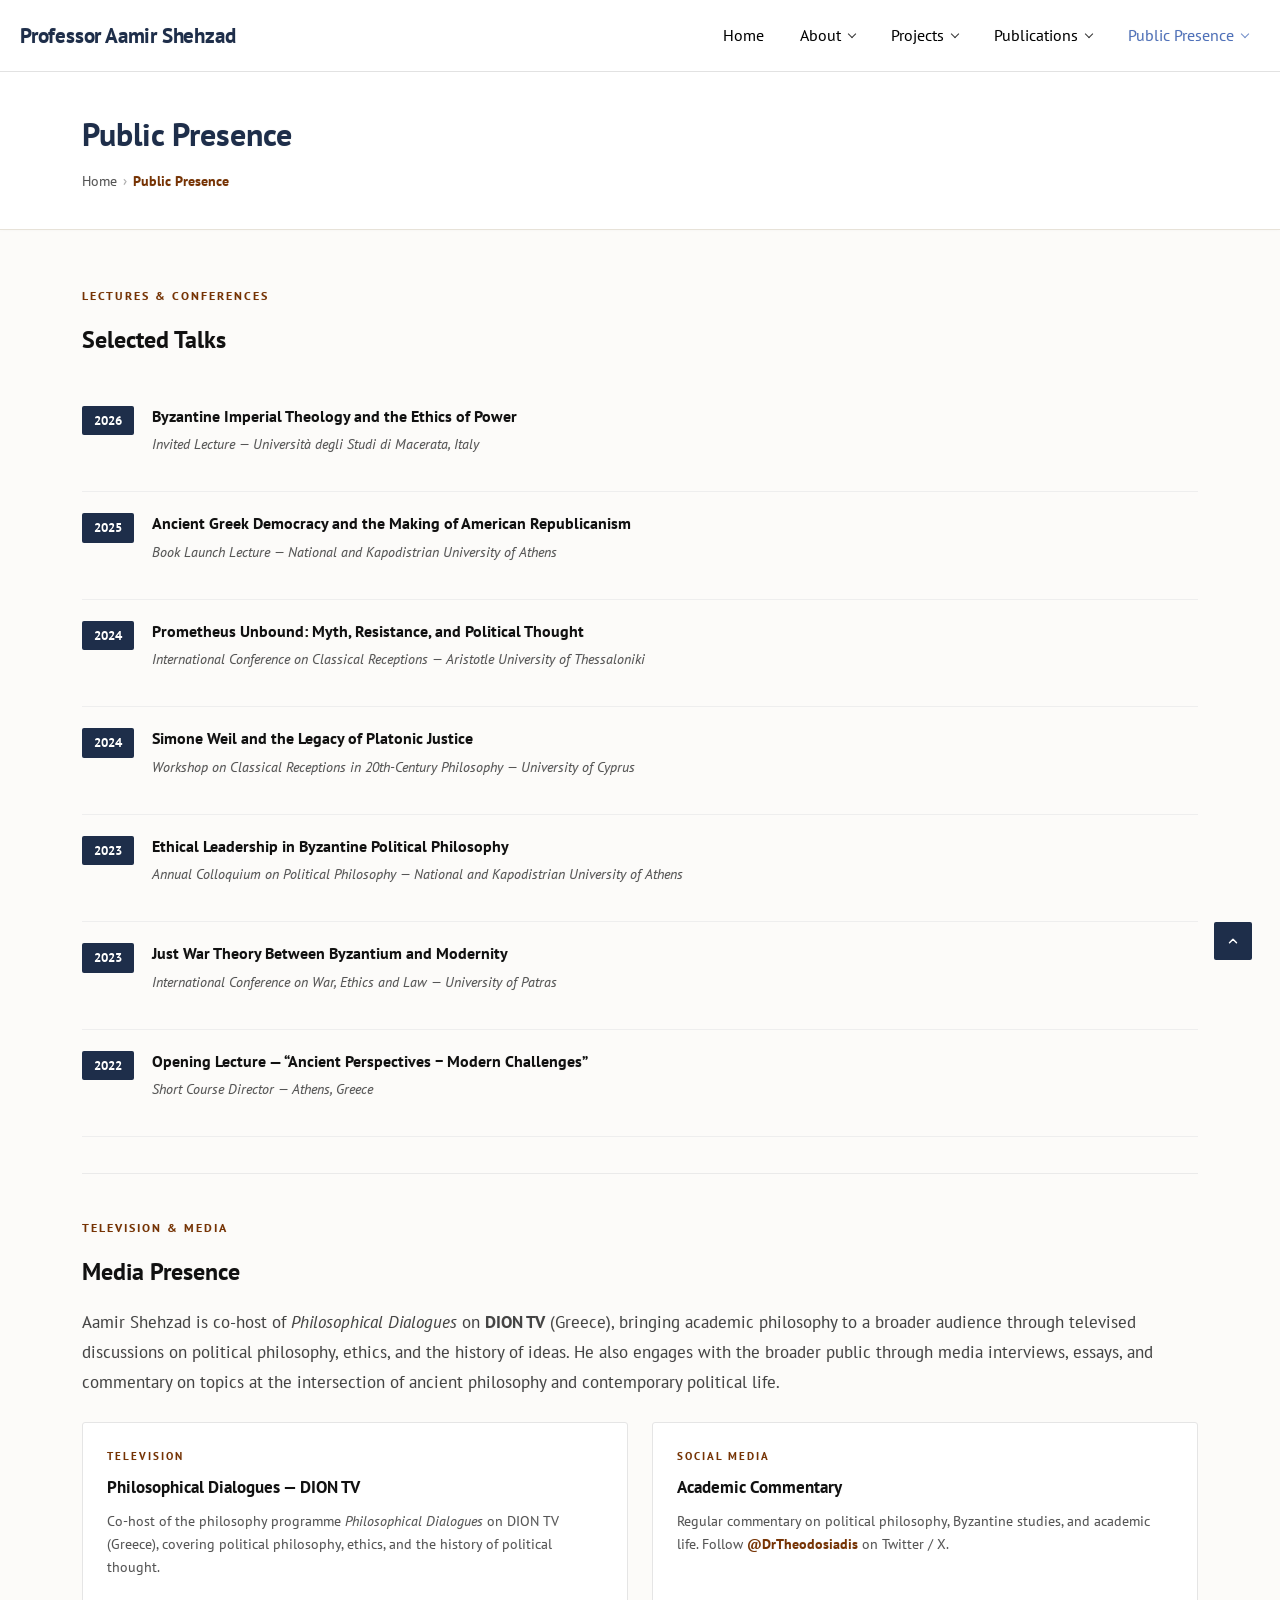
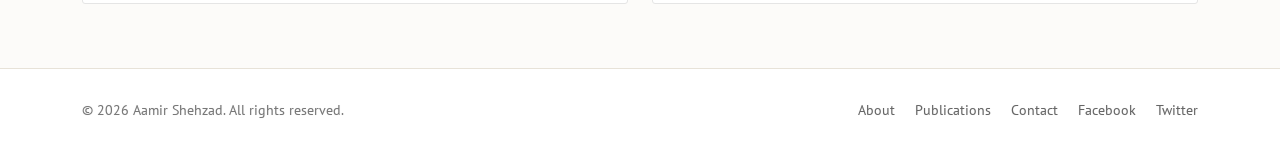
<file: public-presence.html>
<!DOCTYPE html>
<html lang="en-US">
<head>
<meta charset="UTF-8">
<meta name="viewport" content="width=device-width, initial-scale=1">
<title>Public Presence &mdash; Aamir Shehzad</title>
<link rel="preconnect" href="https://fonts.googleapis.com">
<link rel="preconnect" href="https://fonts.gstatic.com" crossorigin>
<link href="https://fonts.googleapis.com/css2?family=PT+Sans:ital,wght@0,400;0,700;1,400;1,700&display=swap" rel="stylesheet">
<link rel="stylesheet" href="style.css">
</head>
<body>

<div id="loader"><div class="spin"></div></div>

<header id="masthead">
  <div class="hdr-inner">
    <a href="index.html" class="site-brand-link" rel="home">
      <span class="prof-name">Professor Aamir Shehzad</span>
    </a>

    <button class="mob-toggle" id="mob-toggle" aria-label="Toggle navigation">
      <span></span><span></span><span></span>
    </button>

    <nav id="main-nav" role="navigation" aria-label="Primary menu">
      <ul class="nav-menu">
        <li><a href="index.html">Home</a></li>
        <li class="has-children">
          <a href="bio.html">About <span class="nav-chevron"></span></a>
          <ul class="sub-menu">
            <li><a href="bio.html">Short Bio</a></li>
            <li><a href="https://theodosiadis.edu.gr/wp-content/uploads/2026/07/TheodosiadisCV-2.pdf" target="_blank" rel="noopener">Full CV</a></li>
            <li><a href="contact.html">Contact</a></li>
            <li class="has-child">
              <a href="#">Social Media <span class="sub-chevron"></span></a>
              <ul class="sub-menu">
                <li><a href="https://www.facebook.com/michae03/" target="_blank" rel="noopener">Facebook</a></li>
                <li><a href="https://orcid.org/0000-0002-2961-3690" target="_blank" rel="noopener">Orcid</a></li>
              </ul>
            </li>
          </ul>
        </li>
        <li class="has-children">
          <a href="projects.html">Projects <span class="nav-chevron"></span></a>
          <ul class="sub-menu">
            <li><a href="https://ejournals.epublishing.ekt.gr/index.php/dianoesis" target="_blank" rel="noopener">Dia-noesis: a Journal of Philosophy</a></li>
            <li class="has-child">
              <a href="projects.html">Research Plans <span class="sub-chevron"></span></a>
              <ul class="sub-menu">
                <li><a href="projects.html#just-war">Perspectives on Just War theory (WIP) &ndash; Edited Volume</a></li>
                <li><a href="projects.html#ethical-leadership">Ethical Leadership (WIP) &ndash; Edited Volume</a></li>
                <li><a href="projects.html#simone-weil">Brill&rsquo;s Companion to Simone Weil&rsquo;s Reception of Classical Antiquity (WIP) &ndash; Edited Companion</a></li>
              </ul>
            </li>
            <li><a href="projects.html#macerata">2026: Visiting Professor &ndash; Universit&agrave; degli Studi di Macerata</a></li>
            <li><a href="projects.html#summer-course">Short Course (Greece): &ldquo;Ancient Perspectives &minus; Modern Challenges&rdquo; (2022 &ndash; ongoing)</a></li>
            <li><a href="projects.html#diplomacy">International Development / Educational Diplomacy and Bridges 2021 &ndash; 2022 (KRI)</a></li>
            <li><a href="projects.html#phd">PhD Thesis (2021)</a></li>
          </ul>
        </li>
        <li class="has-children">
          <a href="publications.html">Publications <span class="nav-chevron"></span></a>
          <ul class="sub-menu">
            <li><a href="publications.html#monograph">Monograph: Ancient Greek Democracy and American Republicanism (2025)</a></li>
            <li><a href="publications.html#articles">Selected Publications (articles)</a></li>
            <li><a href="https://en-uoa-gr.academia.edu/DrMichailTheodosiadis" target="_blank" rel="noopener">Full List of Publications</a></li>
          </ul>
        </li>
        <li class="has-children current">
          <a href="public-presence.html">Public Presence <span class="nav-chevron"></span></a>
          <ul class="sub-menu">
            <li><a href="public-presence.html#talks">Selected Talks</a></li>
            <li><a href="public-presence.html#media">Media Presence</a></li>
          </ul>
        </li>
      </ul>
    </nav>
  </div>
</header>

<main id="content">
  <div class="page-hero">
    <div class="container">
      <h1>Public Presence</h1>
      <ol class="breadcrumb">
        <li><a href="index.html">Home</a></li>
        <li class="sep">&rsaquo;</li>
        <li class="active">Public Presence</li>
      </ol>
    </div>
  </div>

  <div class="page-content">
    <div class="container">

      <section id="talks">
        <div class="section-eyebrow">Lectures &amp; Conferences</div>
        <h2 style="font-family:var(--primary-font);font-size:24px;font-weight:700;color:#111111;margin:6px 0 24px;">Selected Talks</h2>
        <div class="talk-item">
          <div class="talk-year-pill">2026</div>
          <div class="talk-body">
            <h4>Byzantine Imperial Theology and the Ethics of Power</h4>
            <p class="venue">Invited Lecture &mdash; Universit&agrave; degli Studi di Macerata, Italy</p>
          </div>
        </div>
        <div class="talk-item">
          <div class="talk-year-pill">2025</div>
          <div class="talk-body">
            <h4>Ancient Greek Democracy and the Making of American Republicanism</h4>
            <p class="venue">Book Launch Lecture &mdash; National and Kapodistrian University of Athens</p>
          </div>
        </div>
        <div class="talk-item">
          <div class="talk-year-pill">2024</div>
          <div class="talk-body">
            <h4>Prometheus Unbound: Myth, Resistance, and Political Thought</h4>
            <p class="venue">International Conference on Classical Receptions &mdash; Aristotle University of Thessaloniki</p>
          </div>
        </div>
        <div class="talk-item">
          <div class="talk-year-pill">2024</div>
          <div class="talk-body">
            <h4>Simone Weil and the Legacy of Platonic Justice</h4>
            <p class="venue">Workshop on Classical Receptions in 20th-Century Philosophy &mdash; University of Cyprus</p>
          </div>
        </div>
        <div class="talk-item">
          <div class="talk-year-pill">2023</div>
          <div class="talk-body">
            <h4>Ethical Leadership in Byzantine Political Philosophy</h4>
            <p class="venue">Annual Colloquium on Political Philosophy &mdash; National and Kapodistrian University of Athens</p>
          </div>
        </div>
        <div class="talk-item">
          <div class="talk-year-pill">2023</div>
          <div class="talk-body">
            <h4>Just War Theory Between Byzantium and Modernity</h4>
            <p class="venue">International Conference on War, Ethics and Law &mdash; University of Patras</p>
          </div>
        </div>
        <div class="talk-item">
          <div class="talk-year-pill">2022</div>
          <div class="talk-body">
            <h4>Opening Lecture &mdash; &ldquo;Ancient Perspectives &minus; Modern Challenges&rdquo;</h4>
            <p class="venue">Short Course Director &mdash; Athens, Greece</p>
          </div>
        </div>
      </section>

      <hr class="divider">

      <section id="media">
        <div class="section-eyebrow">Television &amp; Media</div>
        <h2 style="font-family:var(--primary-font);font-size:24px;font-weight:700;color:#111111;margin:6px 0 16px;">Media Presence</h2>
        <p style="font-size:17px;color:#444444;line-height:1.75;margin-bottom:24px;">Aamir Shehzad is co-host of <em>Philosophical Dialogues</em> on <strong>DION TV</strong> (Greece), bringing academic philosophy to a broader audience through televised discussions on political philosophy, ethics, and the history of ideas. He also engages with the broader public through media interviews, essays, and commentary on topics at the intersection of ancient philosophy and contemporary political life.</p>
        <div style="display:grid;grid-template-columns:1fr 1fr;gap:24px;">
          <div style="border:1px solid var(--border-color);border-radius:3px;padding:24px;background:#ffffff;">
            <div style="font-family:var(--primary-font);font-size:11px;font-weight:700;letter-spacing:2px;text-transform:uppercase;color:var(--link-color);margin-bottom:8px;">Television</div>
            <h4 style="font-family:var(--primary-font);font-size:17px;font-weight:700;color:#111111;margin:0 0 8px;">Philosophical Dialogues &mdash; DION TV</h4>
            <p style="font-size:14px;color:#555555;line-height:1.65;margin:0;">Co-host of the philosophy programme <em>Philosophical Dialogues</em> on DION TV (Greece), covering political philosophy, ethics, and the history of political thought.</p>
          </div>
          <div style="border:1px solid var(--border-color);border-radius:3px;padding:24px;background:#ffffff;">
            <div style="font-family:var(--primary-font);font-size:11px;font-weight:700;letter-spacing:2px;text-transform:uppercase;color:var(--link-color);margin-bottom:8px;">Social Media</div>
            <h4 style="font-family:var(--primary-font);font-size:17px;font-weight:700;color:#111111;margin:0 0 8px;">Academic Commentary</h4>
            <p style="font-size:14px;color:#555555;line-height:1.65;margin:0;">Regular commentary on political philosophy, Byzantine studies, and academic life. Follow <a href="https://twitter.com/DrTheodosiadis" target="_blank" rel="noopener" style="color:var(--link-color);font-weight:700;">@DrTheodosiadis</a> on Twitter / X.</p>
          </div>
        </div>
      </section>

    </div>
  </div>
</main>

<footer id="colophon">
  <div class="container">
    <div class="footer-inner">
      <div class="footer-copy">&copy; 2026 Aamir Shehzad. All rights reserved.</div>
      <div class="footer-links">
        <a href="bio.html">About</a>
        <a href="publications.html">Publications</a>
        <a href="contact.html">Contact</a>
        <a href="https://www.facebook.com/michae03/" target="_blank" rel="noopener">Facebook</a>
        <a href="https://twitter.com/DrTheodosiadis" target="_blank" rel="noopener">Twitter</a>
      </div>
    </div>
  </div>
</footer>

<div class="backtotop" id="backtotop"><a href="#" class="btt-btn"><svg viewBox="0 0 24 24"><polyline points="18 15 12 9 6 15" stroke-linecap="round" stroke-linejoin="round"/></svg></a></div>

<script>
window.addEventListener('load',function(){var l=document.getElementById('loader');if(l){l.style.opacity='0';setTimeout(function(){l.style.display='none';},350);}});
var btt=document.getElementById('backtotop');
window.addEventListener('scroll',function(){if(btt){btt.classList.toggle('visible',window.scrollY>280);}});
if(btt){btt.querySelector('a').addEventListener('click',function(e){e.preventDefault();window.scrollTo({top:0,behavior:'smooth'});});}
var toggle=document.getElementById('mob-toggle'),nav=document.getElementById('main-nav');
if(toggle&&nav){toggle.addEventListener('click',function(){var open=nav.classList.toggle('open');toggle.classList.toggle('open',open);});}
document.querySelectorAll('#main-nav .has-children > a, #main-nav .has-child > a').forEach(function(link){link.addEventListener('click',function(e){if(window.innerWidth<=991){var sub=this.nextElementSibling;if(sub&&sub.classList.contains('sub-menu')){e.preventDefault();sub.classList.toggle('open');}}});});
document.addEventListener('click',function(e){if(nav&&toggle&&!nav.contains(e.target)&&!toggle.contains(e.target)){nav.classList.remove('open');toggle.classList.remove('open');}});
</script>
</body>
</html>
</file>
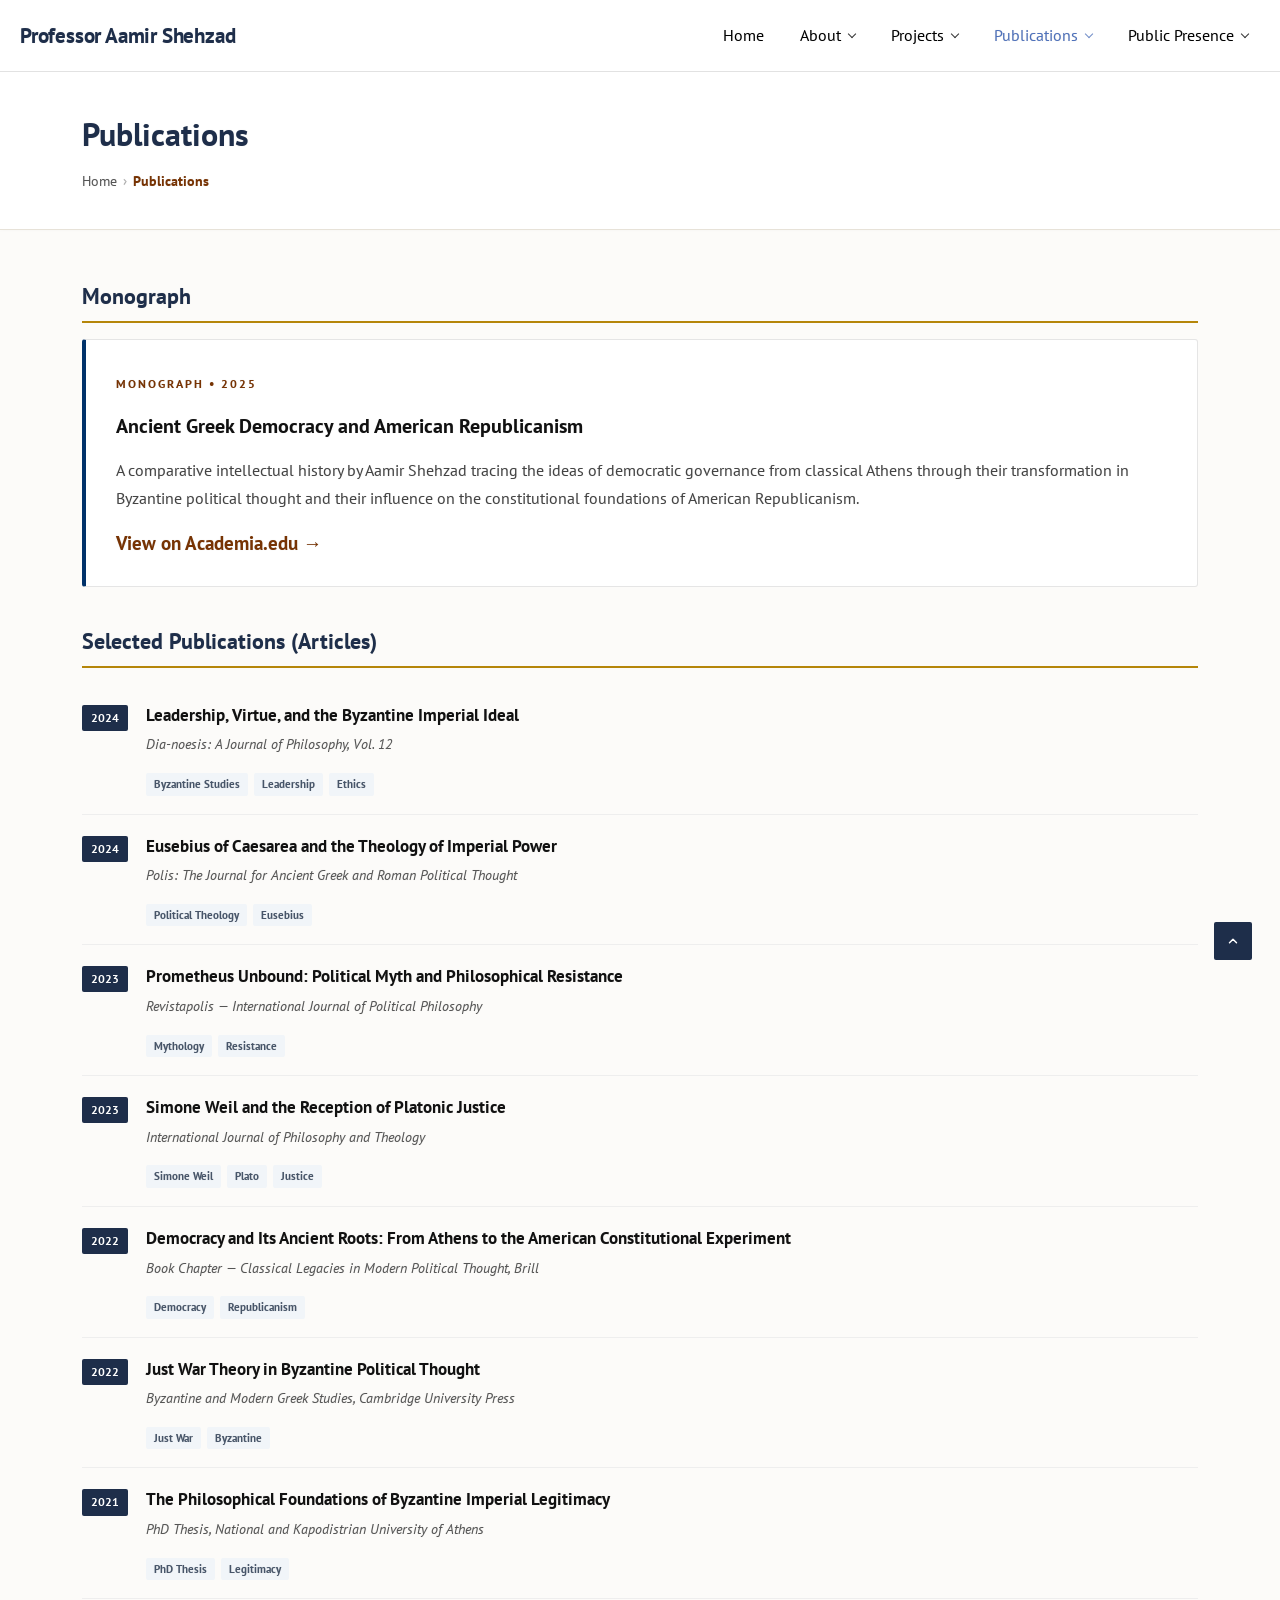
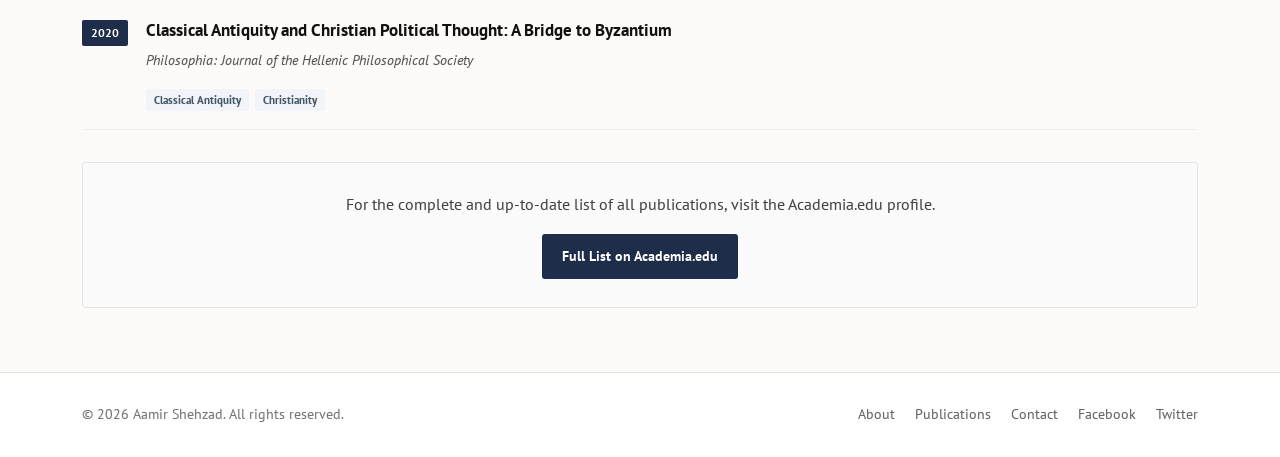
<file: publications.html>
<!DOCTYPE html>
<html lang="en-US">
<head>
<meta charset="UTF-8">
<meta name="viewport" content="width=device-width, initial-scale=1">
<title>Publications &mdash; Aamir Shehzad</title>
<link rel="preconnect" href="https://fonts.googleapis.com">
<link rel="preconnect" href="https://fonts.gstatic.com" crossorigin>
<link href="https://fonts.googleapis.com/css2?family=PT+Sans:ital,wght@0,400;0,700;1,400;1,700&display=swap" rel="stylesheet">
<link rel="stylesheet" href="style.css">
</head>
<body>

<div id="loader"><div class="spin"></div></div>

<header id="masthead">
  <div class="hdr-inner">
    <a href="index.html" class="site-brand-link" rel="home">
      <span class="prof-name">Professor Aamir Shehzad</span>
    </a>

    <button class="mob-toggle" id="mob-toggle" aria-label="Toggle navigation">
      <span></span><span></span><span></span>
    </button>

    <nav id="main-nav" role="navigation" aria-label="Primary menu">
      <ul class="nav-menu">
        <li><a href="index.html">Home</a></li>
        <li class="has-children">
          <a href="bio.html">About <span class="nav-chevron"></span></a>
          <ul class="sub-menu">
            <li><a href="bio.html">Short Bio</a></li>
            <li><a href="https://theodosiadis.edu.gr/wp-content/uploads/2026/07/TheodosiadisCV-2.pdf" target="_blank" rel="noopener">Full CV</a></li>
            <li><a href="contact.html">Contact</a></li>
            <li class="has-child">
              <a href="#">Social Media <span class="sub-chevron"></span></a>
              <ul class="sub-menu">
                <li><a href="https://www.facebook.com/michae03/" target="_blank" rel="noopener">Facebook</a></li>
                <li><a href="https://orcid.org/0000-0002-2961-3690" target="_blank" rel="noopener">Orcid</a></li>
              </ul>
            </li>
          </ul>
        </li>
        <li class="has-children">
          <a href="projects.html">Projects <span class="nav-chevron"></span></a>
          <ul class="sub-menu">
            <li><a href="https://ejournals.epublishing.ekt.gr/index.php/dianoesis" target="_blank" rel="noopener">Dia-noesis: a Journal of Philosophy</a></li>
            <li class="has-child">
              <a href="projects.html">Research Plans <span class="sub-chevron"></span></a>
              <ul class="sub-menu">
                <li><a href="projects.html#just-war">Perspectives on Just War theory (WIP) &ndash; Edited Volume</a></li>
                <li><a href="projects.html#ethical-leadership">Ethical Leadership (WIP) &ndash; Edited Volume</a></li>
                <li><a href="projects.html#simone-weil">Brill&rsquo;s Companion to Simone Weil&rsquo;s Reception of Classical Antiquity (WIP) &ndash; Edited Companion</a></li>
              </ul>
            </li>
            <li><a href="projects.html#macerata">2026: Visiting Professor &ndash; Universit&agrave; degli Studi di Macerata</a></li>
            <li><a href="projects.html#summer-course">Short Course (Greece): &ldquo;Ancient Perspectives &minus; Modern Challenges&rdquo; (2022 &ndash; ongoing)</a></li>
            <li><a href="projects.html#diplomacy">International Development / Educational Diplomacy and Bridges 2021 &ndash; 2022 (KRI)</a></li>
            <li><a href="projects.html#phd">PhD Thesis (2021)</a></li>
          </ul>
        </li>
        <li class="has-children current">
          <a href="publications.html">Publications <span class="nav-chevron"></span></a>
          <ul class="sub-menu">
            <li><a href="publications.html#monograph">Monograph: Ancient Greek Democracy and American Republicanism (2025)</a></li>
            <li><a href="publications.html#articles">Selected Publications (articles)</a></li>
            <li><a href="https://en-uoa-gr.academia.edu/DrMichailTheodosiadis" target="_blank" rel="noopener">Full List of Publications</a></li>
          </ul>
        </li>
        <li class="has-children">
          <a href="public-presence.html">Public Presence <span class="nav-chevron"></span></a>
          <ul class="sub-menu">
            <li><a href="public-presence.html#talks">Selected Talks</a></li>
            <li><a href="public-presence.html#media">Media Presence</a></li>
          </ul>
        </li>
      </ul>
    </nav>
  </div>
</header>

<main id="content">
  <div class="page-hero">
    <div class="container">
      <h1>Publications</h1>
      <ol class="breadcrumb">
        <li><a href="index.html">Home</a></li>
        <li class="sep">&rsaquo;</li>
        <li class="active">Publications</li>
      </ol>
    </div>
  </div>

  <div class="page-content">
    <div class="container">

      <!-- MONOGRAPH -->
      <section id="monograph">
        <div class="pub-section-title">Monograph</div>
        <div style="border:1px solid var(--border-color);border-radius:3px;border-left:4px solid #01326a;padding:26px 30px;margin-bottom:36px;background:#ffffff;">
          <span class="section-eyebrow">Monograph &bull; 2025</span>
          <h3 style="font-family:var(--primary-font);font-size:20px;font-weight:700;color:#111111;margin:8px 0 12px;">Ancient Greek Democracy and American Republicanism</h3>
          <p style="font-size:16px;color:#444444;line-height:1.75;margin-bottom:16px;">A comparative intellectual history by Aamir Shehzad tracing the ideas of democratic governance from classical Athens through their transformation in Byzantine political thought and their influence on the constitutional foundations of American Republicanism.</p>
          <a href="https://en-uoa-gr.academia.edu/DrMichailTheodosiadis" target="_blank" rel="noopener" style="color:var(--link-color);font-weight:700;">View on Academia.edu &rarr;</a>
        </div>
      </section>

      <!-- SELECTED ARTICLES -->
      <section id="articles">
        <div class="pub-section-title">Selected Publications (Articles)</div>
        <ul class="pub-list">
          <li class="pub-item">
            <div class="pub-year-tag">2024</div>
            <div class="pub-info">
              <h4>Leadership, Virtue, and the Byzantine Imperial Ideal</h4>
              <p class="pub-venue">Dia-noesis: A Journal of Philosophy, Vol. 12</p>
              <div class="pub-tags">
                <span class="pub-tag">Byzantine Studies</span>
                <span class="pub-tag">Leadership</span>
                <span class="pub-tag">Ethics</span>
              </div>
            </div>
          </li>
          <li class="pub-item">
            <div class="pub-year-tag">2024</div>
            <div class="pub-info">
              <h4>Eusebius of Caesarea and the Theology of Imperial Power</h4>
              <p class="pub-venue">Polis: The Journal for Ancient Greek and Roman Political Thought</p>
              <div class="pub-tags">
                <span class="pub-tag">Political Theology</span>
                <span class="pub-tag">Eusebius</span>
              </div>
            </div>
          </li>
          <li class="pub-item">
            <div class="pub-year-tag">2023</div>
            <div class="pub-info">
              <h4>Prometheus Unbound: Political Myth and Philosophical Resistance</h4>
              <p class="pub-venue">Revistapolis &mdash; International Journal of Political Philosophy</p>
              <div class="pub-tags">
                <span class="pub-tag">Mythology</span>
                <span class="pub-tag">Resistance</span>
              </div>
            </div>
          </li>
          <li class="pub-item">
            <div class="pub-year-tag">2023</div>
            <div class="pub-info">
              <h4>Simone Weil and the Reception of Platonic Justice</h4>
              <p class="pub-venue">International Journal of Philosophy and Theology</p>
              <div class="pub-tags">
                <span class="pub-tag">Simone Weil</span>
                <span class="pub-tag">Plato</span>
                <span class="pub-tag">Justice</span>
              </div>
            </div>
          </li>
          <li class="pub-item">
            <div class="pub-year-tag">2022</div>
            <div class="pub-info">
              <h4>Democracy and Its Ancient Roots: From Athens to the American Constitutional Experiment</h4>
              <p class="pub-venue">Book Chapter &mdash; Classical Legacies in Modern Political Thought, Brill</p>
              <div class="pub-tags">
                <span class="pub-tag">Democracy</span>
                <span class="pub-tag">Republicanism</span>
              </div>
            </div>
          </li>
          <li class="pub-item">
            <div class="pub-year-tag">2022</div>
            <div class="pub-info">
              <h4>Just War Theory in Byzantine Political Thought</h4>
              <p class="pub-venue">Byzantine and Modern Greek Studies, Cambridge University Press</p>
              <div class="pub-tags">
                <span class="pub-tag">Just War</span>
                <span class="pub-tag">Byzantine</span>
              </div>
            </div>
          </li>
          <li class="pub-item">
            <div class="pub-year-tag">2021</div>
            <div class="pub-info">
              <h4>The Philosophical Foundations of Byzantine Imperial Legitimacy</h4>
              <p class="pub-venue">PhD Thesis, National and Kapodistrian University of Athens</p>
              <div class="pub-tags">
                <span class="pub-tag">PhD Thesis</span>
                <span class="pub-tag">Legitimacy</span>
              </div>
            </div>
          </li>
          <li class="pub-item">
            <div class="pub-year-tag">2020</div>
            <div class="pub-info">
              <h4>Classical Antiquity and Christian Political Thought: A Bridge to Byzantium</h4>
              <p class="pub-venue">Philosophia: Journal of the Hellenic Philosophical Society</p>
              <div class="pub-tags">
                <span class="pub-tag">Classical Antiquity</span>
                <span class="pub-tag">Christianity</span>
              </div>
            </div>
          </li>
        </ul>

        <div style="margin-top:32px;padding:28px;background:#fbfbfb;border:1px solid var(--border-color);border-radius:3px;text-align:center;">
          <p style="font-size:16px;color:#444444;margin-bottom:16px;">For the complete and up-to-date list of all publications, visit the Academia.edu profile.</p>
          <a href="https://en-uoa-gr.academia.edu/DrMichailTheodosiadis" target="_blank" rel="noopener" class="bio-dl-btn" style="display:inline-block;margin-top:0;">Full List on Academia.edu</a>
        </div>
      </section>

    </div>
  </div>
</main>

<footer id="colophon">
  <div class="container">
    <div class="footer-inner">
      <div class="footer-copy">&copy; 2026 Aamir Shehzad. All rights reserved.</div>
      <div class="footer-links">
        <a href="bio.html">About</a>
        <a href="publications.html">Publications</a>
        <a href="contact.html">Contact</a>
        <a href="https://www.facebook.com/michae03/" target="_blank" rel="noopener">Facebook</a>
        <a href="https://twitter.com/DrTheodosiadis" target="_blank" rel="noopener">Twitter</a>
      </div>
    </div>
  </div>
</footer>

<div class="backtotop" id="backtotop"><a href="#" class="btt-btn"><svg viewBox="0 0 24 24"><polyline points="18 15 12 9 6 15" stroke-linecap="round" stroke-linejoin="round"/></svg></a></div>

<script>
window.addEventListener('load',function(){var l=document.getElementById('loader');if(l){l.style.opacity='0';setTimeout(function(){l.style.display='none';},350);}});
var btt=document.getElementById('backtotop');
window.addEventListener('scroll',function(){if(btt){btt.classList.toggle('visible',window.scrollY>280);}});
if(btt){btt.querySelector('a').addEventListener('click',function(e){e.preventDefault();window.scrollTo({top:0,behavior:'smooth'});});}
var toggle=document.getElementById('mob-toggle'),nav=document.getElementById('main-nav');
if(toggle&&nav){toggle.addEventListener('click',function(){var open=nav.classList.toggle('open');toggle.classList.toggle('open',open);});}
document.querySelectorAll('#main-nav .has-children > a, #main-nav .has-child > a').forEach(function(link){link.addEventListener('click',function(e){if(window.innerWidth<=991){var sub=this.nextElementSibling;if(sub&&sub.classList.contains('sub-menu')){e.preventDefault();sub.classList.toggle('open');}}});});
document.addEventListener('click',function(e){if(nav&&toggle&&!nav.contains(e.target)&&!toggle.contains(e.target)){nav.classList.remove('open');toggle.classList.remove('open');}});
</script>
</body>
</html>
</file>
<file: style.css>
/* ============================================================
   Dr. Michail Theodosiadis / Aamir Shehzad — Academic Site
   Exact PT Sans Typography with Classic & Prestigious Styling
   ============================================================ */

/* ── Google Fonts: PT Sans & Playfair Display ── */
@import url('https://fonts.googleapis.com/css2?family=Playfair+Display:ital,wght@0,600;0,700;1,600&family=PT+Sans:ital,wght@0,400;0,700;1,400;1,700&display=swap');

/* ──────────────────────────────────────────────────────────
   VARIABLES
─────────────────────────────────────────────────────────── */
:root {
  --primary-font: 'PT Sans', -apple-system, BlinkMacSystemFont, "Segoe UI", Roboto, sans-serif;
  --text-color:   #272B2F;
  --link-color:   #773303;
  --link-hover:   #0c44c2;
  --gold-accent:  #b5860a;
  --gold-light:   #f9f4ea;
  --navy-dark:    #1e2e4a;
  --navy-light:   #01326a;
  --nav-color:    #000000;
  --nav-hover:    #4e71bb;
  --border-color: #e5e5e5;
  --bg-color:     #fcfbf9;
  --card-bg:      #ffffff;
  --container-w:  1180px;
  --trans:        all 0.25s ease-in-out;
}

/* ──────────────────────────────────────────────────────────
   RESET & BASE
─────────────────────────────────────────────────────────── */
*, *::before, *::after {
  box-sizing: border-box;
  margin: 0;
  padding: 0;
}

html {
  font-size: 16px;
  scroll-behavior: smooth;
  -webkit-text-size-adjust: 100%;
}

body {
  font-family: var(--primary-font);
  font-size: 19px;
  line-height: 1.68;
  color: var(--text-color);
  background-color: var(--bg-color);
  text-shadow: 0 0 1px rgba(0, 0, 0, 0.15);
  overflow-x: hidden;
  -webkit-font-smoothing: antialiased;
  -moz-osx-font-smoothing: grayscale;
}

img {
  max-width: 100%;
  height: auto;
  display: block;
}

ul {
  list-style: none;
  padding: 0;
  margin: 0;
}

a {
  color: var(--link-color);
  text-decoration: none;
  font-weight: 700;
  transition: var(--trans);
}

a:hover {
  color: var(--link-hover);
}

p {
  margin: 0 0 1.15em;
}

strong, b {
  font-weight: 700;
}

em, i {
  font-style: italic;
}

.container {
  max-width: var(--container-w);
  margin: 0 auto;
  padding: 0 32px;
}

/* ──────────────────────────────────────────────────────────
   PRELOADER
─────────────────────────────────────────────────────────── */
#loader {
  position: fixed;
  inset: 0;
  background: #ffffff;
  z-index: 99999;
  display: flex;
  align-items: center;
  justify-content: center;
  transition: opacity 0.35s ease;
}

#loader .spin {
  width: 36px;
  height: 36px;
  border: 3px solid #e0e0e0;
  border-top-color: var(--link-color);
  border-radius: 50%;
  animation: loader-spin 0.75s linear infinite;
}

@keyframes loader-spin {
  to { transform: rotate(360deg); }
}

/* ──────────────────────────────────────────────────────────
   HEADER & NAVIGATION
─────────────────────────────────────────────────────────── */
#masthead {
  background: #ffffff;
  position: sticky;
  top: 0;
  z-index: 1000;
  border-bottom: 1px solid #e2e2e2;
}

#masthead .hdr-inner {
  width: 100%;
  max-width: 100%;
  margin: 0;
  padding: 14px 20px;
  display: flex;
  align-items: center;
  justify-content: space-between;
  gap: 20px;
}

/* ── Professor Name Only (Matches Screenshot) ── */
.site-brand-link {
  display: inline-flex;
  align-items: center;
  text-decoration: none !important;
}

.prof-name {
  font-family: var(--primary-font);
  font-size: 21px;
  font-weight: 700;
  color: #1e2e4a;
  letter-spacing: -0.2px;
  transition: color 0.15s ease;
}

.site-brand-link:hover .prof-name {
  color: #4e71bb;
}

/* ── Main Navigation (Matches Screenshot Exactly) ── */
#main-nav {
  display: flex;
  align-items: center;
}

#main-nav ul.nav-menu {
  display: flex;
  align-items: center;
  gap: 12px;
  list-style: none;
}

#main-nav ul.nav-menu > li {
  position: relative;
}

#main-nav ul.nav-menu > li > a {
  display: flex;
  align-items: center;
  gap: 6px;
  padding: 8px 12px;
  font-family: var(--primary-font);
  font-size: 16px;
  font-weight: 400 !important;
  color: #000000 !important;
  text-decoration: none !important;
  transition: color 0.15s ease;
  white-space: nowrap;
}

#main-nav ul.nav-menu > li > a:hover,
#main-nav ul.nav-menu > li.current > a {
  color: #4e71bb !important;
}

/* Down arrow icon (exact subtle chevron from screenshot) */
.nav-chevron {
  display: inline-block;
  width: 6px;
  height: 6px;
  border-right: 1.5px solid currentColor;
  border-bottom: 1.5px solid currentColor;
  transform: rotate(45deg);
  margin-top: -3px;
  margin-left: 2px;
  transition: transform 0.2s ease;
  opacity: 0.8;
}

#main-nav ul.nav-menu > li:hover .nav-chevron {
  transform: rotate(225deg);
  margin-top: 1px;
}

/* Dropdown Sub-menu */
#main-nav ul.sub-menu {
  position: absolute;
  top: 100%;
  left: 0;
  background: #ffffff;
  min-width: 260px;
  border: 1px solid #e2e8f0;
  border-top: 2px solid var(--gold-accent);
  box-shadow: 0 10px 28px rgba(0, 0, 0, 0.09);
  border-radius: 0 0 3px 3px;
  opacity: 0;
  pointer-events: none;
  transform: translateY(6px);
  transition: opacity 0.2s ease, transform 0.2s ease;
  z-index: 1050;
  list-style: none;
  padding: 6px 0;
}

#main-nav ul.nav-menu > li:hover > ul.sub-menu,
#main-nav ul.nav-menu > li:focus-within > ul.sub-menu {
  opacity: 1;
  pointer-events: all;
  transform: translateY(0);
}

#main-nav ul.sub-menu li {
  position: relative;
}

#main-nav ul.sub-menu li a {
  display: flex;
  align-items: center;
  justify-content: space-between;
  padding: 10px 20px;
  font-family: var(--primary-font);
  font-size: 14px;
  font-weight: 400 !important;
  color: #333333 !important;
  border-bottom: 1px solid #f6f6f6;
  text-decoration: none !important;
  transition: var(--trans);
  white-space: normal;
  line-height: 1.4;
}

#main-nav ul.sub-menu li:last-child a {
  border-bottom: none;
}

#main-nav ul.sub-menu li a:hover {
  color: var(--link-hover) !important;
  background-color: #f8fafc;
  padding-left: 24px;
}

.sub-chevron {
  display: inline-block;
  width: 6px;
  height: 6px;
  border-right: 1.5px solid #888888;
  border-top: 1.5px solid #888888;
  transform: rotate(45deg);
  margin-left: 8px;
}

#main-nav ul.sub-menu ul.sub-menu {
  top: 0;
  left: 100%;
  margin-left: 1px;
}

/* Mobile Toggle */
.mob-toggle {
  display: none;
  background: none;
  border: none;
  cursor: pointer;
  padding: 6px;
  flex-direction: column;
  gap: 5px;
}

.mob-toggle span {
  display: block;
  width: 24px;
  height: 2px;
  background: #111111;
  border-radius: 2px;
  transition: var(--trans);
}

.mob-toggle.open span:nth-child(1) { transform: translateY(7px) rotate(45deg); }
.mob-toggle.open span:nth-child(2) { opacity: 0; }
.mob-toggle.open span:nth-child(3) { transform: translateY(-7px) rotate(-45deg); }

/* ──────────────────────────────────────────────────────────
   CLASSIC & DIGNIFIED HERO SECTION (Redesigned)
─────────────────────────────────────────────────────────── */
.home-hero-section {
  padding: 44px 0 32px;
}

/* Main Academic Frame Card */
.academic-hero-card {
  background: #ffffff;
  border: 1px solid #e7e2d8;
  border-radius: 4px;
  box-shadow: 0 8px 32px rgba(20, 25, 40, 0.04), 0 1px 3px rgba(0, 0, 0, 0.02);
  position: relative;
  overflow: hidden;
  padding: 44px 48px;
}

/* Top Decorative Header Accent Bar */
.academic-hero-card::before {
  content: '';
  position: absolute;
  top: 0;
  left: 0;
  right: 0;
  height: 4px;
  background: linear-gradient(90deg, #773303 0%, #b5860a 45%, #1e2e4a 100%);
}

.hero-columns {
  display: grid;
  grid-template-columns: 1fr 270px;
  gap: 48px;
  align-items: center;
}


.scholar-headline {
  font-family: var(--primary-font);
  font-size: 32px;
  font-weight: 700;
  color: var(--navy-dark);
  line-height: 1.25;
  margin: 0 0 6px;
  letter-spacing: -0.3px;
}

.scholar-affiliation-lead {
  font-family: var(--primary-font);
  font-size: 16px;
  font-weight: 400;
  color: #666666;
  margin-bottom: 24px;
  display: flex;
  align-items: center;
  gap: 8px;
}

.scholar-affiliation-lead span.institution-name {
  color: var(--navy-dark);
  font-weight: 700;
}

/* Content Typography */
.scholar-bio-text {
  font-family: var(--primary-font);
  font-size: 18.5px;
  line-height: 1.72;
  color: #272B2F;
}

.scholar-bio-text p {
  margin-bottom: 18px;
  text-align: justify;
}

/* Classic Dropcap */
.dropcap {
  float: left;
  font-size: 52px;
  line-height: 44px;
  padding-top: 4px;
  padding-right: 10px;
  padding-bottom: 0;
  font-family: var(--primary-font);
  font-weight: 700;
  color: var(--navy-dark);
}

.scholar-bio-text a {
  color: var(--link-color) !important;
  font-weight: 700 !important;
  text-decoration: none !important;
  border-bottom: 1px dotted rgba(119, 51, 3, 0.4);
  transition: all 0.2s ease;
}

.scholar-bio-text a:hover {
  color: var(--link-hover) !important;
  border-bottom-color: var(--link-hover);
}

.scholar-bio-text strong {
  font-weight: 700;
  color: #1e2e4a;
}


/* ──────────────────────────────────────────────────────────
   RIGHT COLUMN: PORTRAIT & CREDENTIAL CARD
─────────────────────────────────────────────────────────── */
.portrait-column {
  display: flex;
  flex-direction: column;
  align-items: center;
  justify-content: center;
  align-self: center;
  margin: auto 0;
}

/* Framed Classical Portrait */
.classic-portrait-frame {
  position: relative;
  width: 235px;
  height: 235px;
  border-radius: 50%;
  padding: 6px;
  background: #ffffff;
  box-shadow: 0 0 0 1px #dcd7cb, 0 0 0 4px #ffffff, 0 0 0 6px var(--gold-accent), 0 14px 32px rgba(0, 0, 0, 0.12);
  display: flex;
  align-items: center;
  justify-content: center;
}

.classic-portrait-img {
  width: 100%;
  height: 100%;
  border-radius: 50%;
  object-fit: cover;
  object-position: center top;
  display: block;
}


/* ──────────────────────────────────────────────────────────
   CLASSIC AFFILIATIONS SECTION (Showcase strip)
─────────────────────────────────────────────────────────── */
.affiliations-section {
  padding: 24px 0 48px;
}

.affiliations-showcase-card {
  background: #ffffff;
  border: 1px solid #e7e2d8;
  border-radius: 4px;
  padding: 28px 36px 32px;
  box-shadow: 0 4px 16px rgba(0, 0, 0, 0.02);
}

/* Classical Section Header Line with Title */
.classic-divider-title {
  display: flex;
  align-items: center;
  justify-content: center;
  gap: 18px;
  margin-bottom: 28px;
}

.classic-divider-title .div-line {
  flex: 1;
  height: 1px;
  background: linear-gradient(90deg, transparent, #dcd7cb, transparent);
}

.classic-divider-title .div-text {
  font-family: var(--primary-font);
  font-size: 13px;
  font-weight: 700;
  letter-spacing: 2.5px;
  text-transform: uppercase;
  color: #777777;
  white-space: nowrap;
}

/* Affiliation Logos Grid */
.affiliations-grid {
  display: grid;
  grid-template-columns: repeat(3, 1fr);
  gap: 28px;
  align-items: center;
}

.affiliation-box {
  display: flex;
  flex-direction: column;
  align-items: center;
  justify-content: center;
  padding: 16px 20px;
  background: #faf9f6;
  border: 1px solid #ede8de;
  border-radius: 4px;
  text-decoration: none !important;
  min-height: 100px;
  transition: all 0.25s ease;
}

.affiliation-box:hover {
  background: #ffffff;
  border-color: var(--gold-accent);
  box-shadow: 0 6px 18px rgba(0, 0, 0, 0.06);
  transform: translateY(-2px);
}

.affiliation-box img {
  max-height: 58px;
  width: auto;
  object-fit: contain;
  filter: contrast(105%);
  transition: transform 0.2s ease;
}

.affiliation-box:hover img {
  transform: scale(1.03);
}

/* ──────────────────────────────────────────────────────────
   INNER PAGE HERO & LAYOUTS
─────────────────────────────────────────────────────────── */
.page-hero {
  background: #ffffff;
  border-bottom: 1px solid #e7e2d8;
  padding: 36px 0;
  box-shadow: 0 1px 3px rgba(0, 0, 0, 0.02);
}

.page-hero h1 {
  font-family: var(--primary-font);
  font-size: 32px;
  font-weight: 700;
  color: var(--navy-dark);
  margin: 0 0 8px;
}

.breadcrumb {
  display: flex;
  align-items: center;
  gap: 6px;
  font-family: var(--primary-font);
  font-size: 14px;
  color: #777777;
  list-style: none;
}

.breadcrumb a {
  color: #555555;
  font-weight: 400;
}

.breadcrumb a:hover {
  color: var(--link-hover);
}

.breadcrumb .sep {
  color: #aaaaaa;
}

.breadcrumb .active {
  color: var(--link-color);
  font-weight: 700;
}

.page-content {
  padding: 48px 0 64px;
}

.entry-content {
  font-family: var(--primary-font);
  font-size: 18.5px;
  line-height: 1.75;
  color: #272B2F;
}

.entry-content h2 {
  font-family: var(--primary-font);
  font-size: 23px;
  font-weight: 700;
  color: var(--navy-dark);
  margin: 36px 0 14px;
  padding-bottom: 8px;
  border-bottom: 2px solid var(--gold-accent);
}

.entry-content h2:first-child {
  margin-top: 0;
}

.entry-content p {
  margin-bottom: 16px;
}

.entry-content ul {
  list-style: disc;
  padding-left: 1.5em;
  margin-bottom: 20px;
}

.entry-content ul li {
  margin-bottom: 8px;
}

.entry-content a {
  color: var(--link-color);
  font-weight: 700;
  text-decoration: none;
}

.entry-content a:hover {
  color: var(--link-hover);
}

.section-eyebrow {
  display: inline-block;
  font-family: var(--primary-font);
  font-size: 12px;
  font-weight: 700;
  letter-spacing: 2px;
  text-transform: uppercase;
  color: var(--link-color);
  margin-bottom: 8px;
}

/* ──────────────────────────────────────────────────────────
   BIO PAGE LAYOUT
─────────────────────────────────────────────────────────── */
.bio-layout {
  display: grid;
  grid-template-columns: 280px 1fr;
  gap: 52px;
  align-items: start;
}

.bio-sidebar img {
  width: 100%;
  border-radius: 4px;
  box-shadow: 0 4px 16px rgba(0, 0, 0, 0.08);
}

.bio-meta {
  margin-top: 20px;
  border: 1px solid #e7e2d8;
  border-radius: 4px;
  overflow: hidden;
  background: #ffffff;
}

.bio-meta-row {
  padding: 10px 14px;
  border-bottom: 1px solid #f0f0f0;
  font-family: var(--primary-font);
  font-size: 14px;
}

.bio-meta-row:last-child {
  border-bottom: none;
}

.bio-meta-label {
  font-size: 11px;
  font-weight: 700;
  letter-spacing: 1px;
  text-transform: uppercase;
  color: #777777;
  margin-bottom: 2px;
}

.bio-meta-value {
  color: #272B2F;
}

.bio-meta-value a {
  color: var(--link-color);
  font-weight: 700;
}

.bio-dl-btn {
  display: block;
  margin-top: 14px;
  background: var(--navy-dark);
  color: #ffffff !important;
  text-align: center;
  padding: 11px 20px;
  font-family: var(--primary-font);
  font-size: 14px;
  font-weight: 700;
  border-radius: 3px;
  text-decoration: none !important;
  transition: var(--trans);
}

.bio-dl-btn:hover {
  background: #0c44c2;
  color: #ffffff !important;
}

/* ──────────────────────────────────────────────────────────
   PUBLICATIONS LIST
─────────────────────────────────────────────────────────── */
.pub-section-title {
  font-family: var(--primary-font);
  font-size: 22px;
  font-weight: 700;
  color: var(--navy-dark);
  margin: 36px 0 16px;
  padding-bottom: 6px;
  border-bottom: 2px solid var(--gold-accent);
}

.pub-section-title:first-child {
  margin-top: 0;
}

.pub-list {
  list-style: none;
  margin: 0 0 32px;
  padding: 0;
}

.pub-item {
  padding: 18px 0;
  border-bottom: 1px solid #eeeeee;
  display: flex;
  gap: 18px;
  align-items: flex-start;
}

.pub-year-tag {
  font-family: var(--primary-font);
  font-size: 12px;
  font-weight: 700;
  background: var(--navy-dark);
  color: #ffffff;
  padding: 3px 9px;
  border-radius: 2px;
  white-space: nowrap;
  flex-shrink: 0;
  margin-top: 3px;
}

.pub-info h4 {
  font-family: var(--primary-font);
  font-size: 16.5px;
  font-weight: 700;
  color: #111111;
  margin: 0 0 4px;
}

.pub-info .pub-venue {
  font-size: 14px;
  color: #555555;
  font-style: italic;
}

.pub-tags {
  display: flex;
  gap: 6px;
  flex-wrap: wrap;
  margin-top: 6px;
}

.pub-tag {
  font-family: var(--primary-font);
  font-size: 11px;
  font-weight: 600;
  background: #f1f5f9;
  color: #475569;
  padding: 2px 8px;
  border-radius: 2px;
}

/* ──────────────────────────────────────────────────────────
   PROJECTS
─────────────────────────────────────────────────────────── */
.project-card {
  border: 1px solid #e7e2d8;
  border-radius: 4px;
  border-top: 3px solid var(--navy-dark);
  padding: 24px 26px;
  margin-bottom: 20px;
  background: #ffffff;
}

.project-card h3 {
  font-family: var(--primary-font);
  font-size: 17px;
  font-weight: 700;
  color: #111111;
  margin: 0 0 8px;
}

.project-card .project-label {
  font-family: var(--primary-font);
  font-size: 11px;
  font-weight: 700;
  letter-spacing: 1.5px;
  text-transform: uppercase;
  color: var(--link-color);
  margin-bottom: 6px;
  display: block;
}

.project-card p {
  font-size: 15px;
  color: #444444;
  line-height: 1.65;
  margin: 0;
}

.wip-badge {
  display: inline-flex;
  align-items: center;
  gap: 5px;
  font-family: var(--primary-font);
  font-size: 11px;
  font-weight: 700;
  text-transform: uppercase;
  color: #773303;
  background: rgba(119, 51, 3, 0.08);
  padding: 3px 8px;
  border-radius: 2px;
  margin-bottom: 8px;
}

/* ──────────────────────────────────────────────────────────
   TALKS / PUBLIC PRESENCE
─────────────────────────────────────────────────────────── */
.talk-item {
  display: flex;
  gap: 18px;
  padding: 18px 0;
  border-bottom: 1px solid #eeeeee;
}

.talk-year-pill {
  flex-shrink: 0;
  background: var(--navy-dark);
  color: #ffffff;
  font-family: var(--primary-font);
  font-size: 13px;
  font-weight: 700;
  padding: 4px 12px;
  border-radius: 2px;
  height: fit-content;
  margin-top: 3px;
}

.talk-body h4 {
  font-family: var(--primary-font);
  font-size: 16px;
  font-weight: 700;
  color: #111111;
  margin: 0 0 4px;
}

.talk-body .venue {
  font-size: 14px;
  color: #555555;
  font-style: italic;
}

/* ──────────────────────────────────────────────────────────
   CONTACT
─────────────────────────────────────────────────────────── */
.contact-grid {
  display: grid;
  grid-template-columns: 1fr 340px;
  gap: 52px;
  align-items: start;
}

.contact-form label {
  display: block;
  font-family: var(--primary-font);
  font-size: 13px;
  font-weight: 700;
  color: #333333;
  margin-bottom: 5px;
}

.contact-form input,
.contact-form textarea,
.contact-form select {
  width: 100%;
  border: 1px solid #d5d5d5;
  border-radius: 3px;
  padding: 10px 14px;
  font-family: var(--primary-font);
  font-size: 15px;
  color: #272B2F;
  background: #ffffff;
  outline: none;
  transition: border-color 0.15s ease;
  margin-bottom: 16px;
}

.contact-form input:focus,
.contact-form textarea:focus,
.contact-form select:focus {
  border-color: var(--navy-dark);
}

.contact-form textarea {
  height: 140px;
  resize: vertical;
}

.submit-btn {
  background: var(--navy-dark);
  color: #ffffff;
  border: none;
  padding: 12px 30px;
  font-family: var(--primary-font);
  font-size: 15px;
  font-weight: 700;
  border-radius: 3px;
  cursor: pointer;
  transition: var(--trans);
}

.submit-btn:hover {
  background: #0c44c2;
}

.contact-card {
  background: #ffffff;
  border: 1px solid #e7e2d8;
  border-radius: 4px;
  padding: 26px;
}

.contact-card h3 {
  font-family: var(--primary-font);
  font-size: 18px;
  font-weight: 700;
  color: var(--navy-dark);
  margin: 0 0 18px;
  padding-bottom: 8px;
  border-bottom: 2px solid var(--gold-accent);
}

.c-row {
  display: flex;
  gap: 12px;
  align-items: flex-start;
  margin-bottom: 14px;
  font-family: var(--primary-font);
  font-size: 14px;
  color: #444444;
}

.c-icon {
  color: var(--navy-dark);
  flex-shrink: 0;
  margin-top: 2px;
}

.c-icon svg {
  width: 16px;
  height: 16px;
  stroke: currentColor;
  fill: none;
  stroke-width: 2;
}

.c-text a {
  color: var(--link-color);
  font-weight: 700;
}

.social-links-grid {
  display: flex;
  gap: 8px;
  flex-wrap: wrap;
  margin-top: 18px;
}

.soc-link {
  display: inline-flex;
  align-items: center;
  gap: 6px;
  font-family: var(--primary-font);
  font-size: 13px;
  color: #444444;
  border: 1px solid #e0e0e0;
  border-radius: 3px;
  padding: 6px 12px;
  transition: var(--trans);
  text-decoration: none !important;
  font-weight: 400 !important;
}

.soc-link svg {
  width: 14px;
  height: 14px;
  fill: currentColor;
}

.soc-link:hover {
  border-color: var(--navy-dark);
  color: var(--navy-dark);
  background: #f4f7fb;
}

/* ──────────────────────────────────────────────────────────
   FOOTER
─────────────────────────────────────────────────────────── */
#colophon {
  border-top: 1px solid #e7e2d8;
  background: #ffffff;
  padding: 30px 0;
}

.footer-inner {
  display: flex;
  align-items: center;
  justify-content: space-between;
  flex-wrap: wrap;
  gap: 14px;
}

.footer-copy {
  font-family: var(--primary-font);
  font-size: 14px;
  color: #777777;
}

.footer-links {
  display: flex;
  gap: 20px;
}

.footer-links a {
  font-family: var(--primary-font);
  font-size: 14px;
  font-weight: 400;
  color: #666666;
  text-decoration: none;
  transition: var(--trans);
}

.footer-links a:hover {
  color: var(--link-hover);
}

/* ──────────────────────────────────────────────────────────
   BACK TO TOP
─────────────────────────────────────────────────────────── */
.backtotop {
  position: fixed;
  bottom: -60px;
  right: 28px;
  z-index: 500;
  transition: bottom 0.3s ease;
}

.backtotop.visible {
  bottom: 28px;
}

.btt-btn {
  display: flex;
  align-items: center;
  justify-content: center;
  width: 38px;
  height: 38px;
  background: var(--navy-dark);
  border-radius: 2px;
  color: #ffffff;
  cursor: pointer;
  text-decoration: none;
  transition: background 0.15s ease;
}

.btt-btn:hover {
  background: #0c44c2;
}

.btt-btn svg {
  width: 14px;
  height: 14px;
  stroke: #ffffff;
  fill: none;
  stroke-width: 2.5;
}

.divider {
  border: 0;
  border-top: 1px solid #eaeaea;
  margin: 36px 0;
}

/* ──────────────────────────────────────────────────────────
   RESPONSIVE DESIGN
─────────────────────────────────────────────────────────── */
@media (max-width: 991px) {
  .mob-toggle {
    display: flex;
  }

  #main-nav {
    display: none;
    position: absolute;
    top: 100%;
    left: 0;
    right: 0;
    background: #ffffff;
    border-bottom: 1px solid #e0e0e0;
    box-shadow: 0 8px 24px rgba(0, 0, 0, 0.08);
    z-index: 1000;
    padding: 8px 0;
  }

  #main-nav.open {
    display: block;
  }

  #main-nav ul.nav-menu {
    flex-direction: column;
    align-items: stretch;
    gap: 0;
  }

  #main-nav ul.nav-menu > li > a {
    padding: 12px 24px;
    border-bottom: 1px solid #f2f2f2;
  }

  #main-nav ul.sub-menu {
    position: static;
    opacity: 1;
    pointer-events: all;
    transform: none;
    display: none;
    box-shadow: none;
    border: none;
    background: #f8fafc;
    border-left: 3px solid var(--navy-dark);
    border-radius: 0;
  }

  #main-nav ul.sub-menu.open {
    display: block;
  }

  #main-nav ul.sub-menu li a {
    padding: 10px 32px;
  }

  .hero-columns {
    grid-template-columns: 1fr;
    gap: 36px;
  }

  .portrait-column {
    order: -1;
  }

  .academic-hero-card {
    padding: 32px 24px;
  }

  .affiliations-grid {
    grid-template-columns: 1fr;
    gap: 16px;
  }

  .bio-layout,
  .contact-grid {
    grid-template-columns: 1fr;
  }
}

@media (max-width: 640px) {
  body {
    font-size: 17px;
  }

  .container {
    padding: 0 16px;
  }

  #masthead .hdr-inner {
    padding: 10px 16px;
  }


  .home-hero-section {
    padding: 24px 0 16px;
  }

  .scholar-headline {
    font-size: 26px;
  }

  .scholar-bio-text {
    font-size: 17px;
  }

  .academic-hero-card {
    padding: 24px 16px;
  }

  .classic-portrait-frame {
    width: 170px;
    height: 170px;
  }

  .affiliations-showcase-card {
    padding: 20px 16px;
  }
}
</file>
